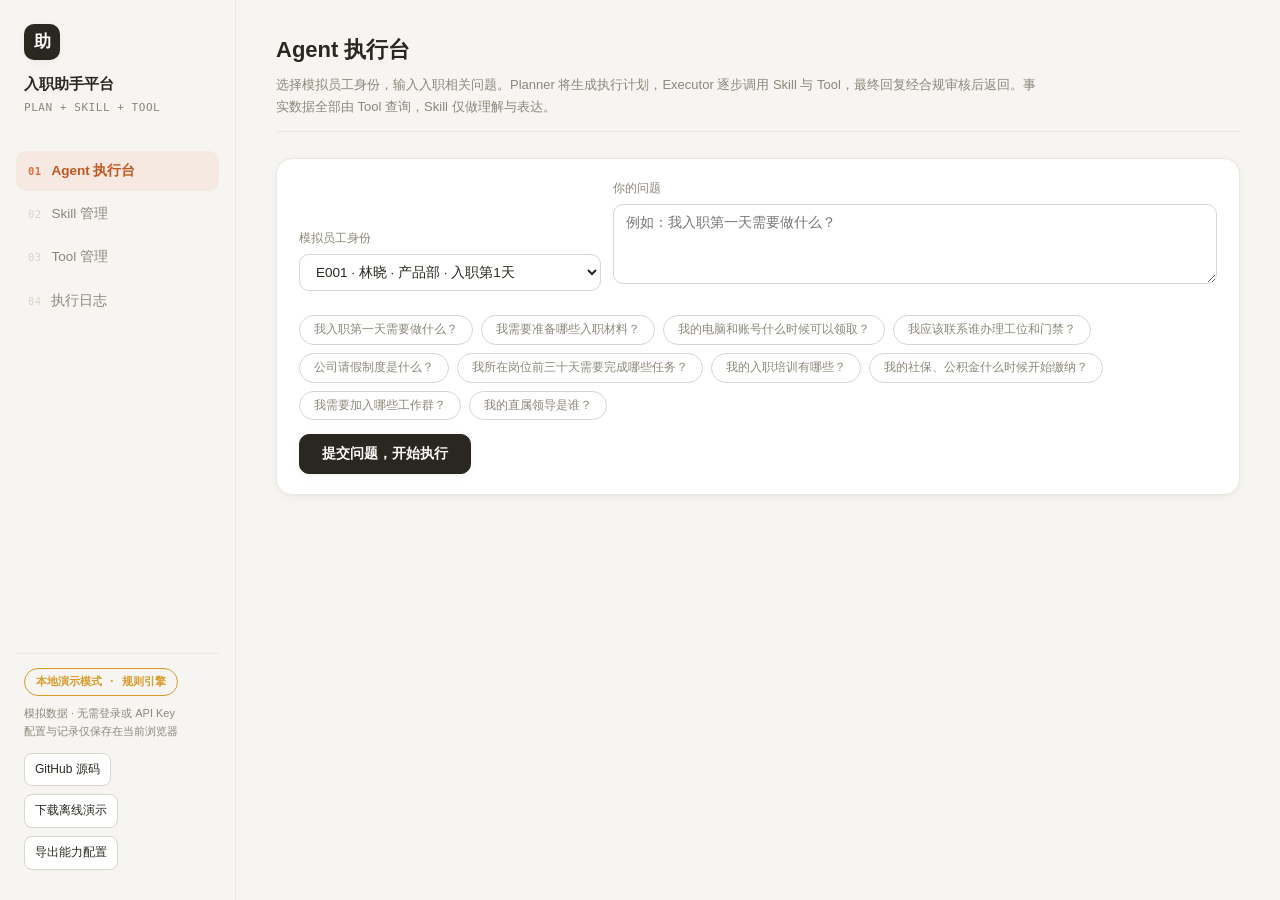
<file: docs/index.html>
<!DOCTYPE html>
<html lang="zh-CN">
<head>
<meta charset="UTF-8" />
<meta name="viewport" content="width=device-width, initial-scale=1.0" />
<title>企业入职助手 · Plan + Skill 可配置执行平台（单文件演示版）</title>
<meta name="description" content="企业入职助手产品原型：体验任务指引、制度问答、技能配置、执行轨迹与流程导出。纯静态规则演示，无需登录或 API Key。" />
<meta http-equiv="Content-Security-Policy" content="default-src 'none'; script-src 'unsafe-inline'; style-src 'unsafe-inline'; img-src data:; connect-src 'none'; object-src 'none'; base-uri 'none'; form-action 'none'" />
<link rel="icon" href="data:image/svg+xml,%3Csvg xmlns='http://www.w3.org/2000/svg' viewBox='0 0 64 64'%3E%3Crect width='64' height='64' rx='16' fill='%2329271f'/%3E%3Ctext x='32' y='44' text-anchor='middle' font-size='40' fill='white'%3E助%3C/text%3E%3C/svg%3E" />
<style>
:root {
  --bg: #f6f5f2; --panel: #ffffff; --panel-2: #faf9f6;
  --border: #eae8e2; --border-strong: #d8d5cc;
  --text: #29271f; --text-dim: #8b8779;
  --accent: #e0703a; --accent-deep: #c2561f; --accent-soft: rgba(224,112,58,.09);
  --ok: #3a9e5c; --warn: #d99a2b; --danger: #d9534f;
  --radius-s: 8px; --radius: 12px; --radius-l: 16px;
  --shadow-s: 0 1px 2px rgba(41,39,31,.04), 0 2px 10px rgba(41,39,31,.04);
  --shadow-m: 0 2px 6px rgba(41,39,31,.05), 0 16px 40px rgba(41,39,31,.08);
  --ease: cubic-bezier(.4,0,.2,1);
  --mono: "JetBrains Mono", "Cascadia Code", Consolas, monospace;
}
* { box-sizing: border-box; margin: 0; padding: 0; }
html { scroll-behavior: smooth; }
body { background: var(--bg); color: var(--text); font-family: "PingFang SC","Microsoft YaHei","Segoe UI",sans-serif; font-size: 14px; line-height: 1.65; }
.layout { display: flex; min-height: 100vh; }
.page-enter { animation: pageIn .3s var(--ease); }
@keyframes pageIn { from { opacity: 0; transform: translateY(8px); } to { opacity: 1; transform: none; } }
.sidebar { width: 236px; flex-shrink: 0; background: var(--bg); border-right: 1px solid var(--border); display: flex; flex-direction: column; padding: 24px 16px 18px; position: sticky; top: 0; height: 100vh; }
.brand { padding: 0 8px 20px; }
.brand-icon { width: 36px; height: 36px; background: var(--text); color: #fff; font-weight: 700; font-size: 17px; display: flex; align-items: center; justify-content: center; border-radius: 10px; margin-bottom: 12px; box-shadow: var(--shadow-s); }
.brand-title { font-weight: 700; font-size: 15px; }
.brand-sub { font-size: 11px; color: var(--text-dim); font-family: var(--mono); margin-top: 2px; letter-spacing: .05em; }
.nav { display: flex; flex-direction: column; gap: 3px; margin-top: 14px; }
.nav a { color: var(--text-dim); text-decoration: none; padding: 9px 12px; font-size: 13.5px; display: flex; align-items: baseline; gap: 10px; border-radius: 10px; transition: color .18s var(--ease), background .18s var(--ease); }
.nav a:hover { color: var(--text); background: var(--panel-2); }
.nav a.active { color: var(--accent-deep); font-weight: 600; background: var(--accent-soft); }
.nav-ico { font-family: var(--mono); font-size: 10.5px; color: var(--border-strong); letter-spacing: .04em; }
.nav a.active .nav-ico { color: var(--accent); }
.sidebar-footer { margin-top: auto; padding: 14px 8px 0; border-top: 1px solid var(--border); }
.mock-badge { display: inline-block; padding: 4px 11px; border-radius: 999px; font-size: 11px; font-weight: 600; margin-bottom: 8px; font-family: var(--mono); color: var(--warn); border: 1px solid var(--warn); }
.sidebar-tip { font-size: 11px; color: var(--text-dim); }
.portfolio-actions { display: flex; flex-wrap: wrap; gap: 8px; margin: 12px 0; }
.portfolio-actions a, .portfolio-actions button { font: inherit; font-size: 12px; padding: 6px 10px; border: 1px solid var(--border-strong); border-radius: 8px; background: var(--panel); color: var(--text); cursor: pointer; }
.portfolio-actions a:focus-visible, .portfolio-actions button:focus-visible { outline: 2px solid var(--accent); outline-offset: 3px; }
.main { flex: 1; min-width: 0; padding: 32px 40px; max-width: 1220px; }
.page-head { margin-bottom: 26px; padding-bottom: 14px; border-bottom: 1px solid var(--border); }
.page-title { font-size: 22px; font-weight: 700; }
.page-desc { color: var(--text-dim); font-size: 13px; margin-top: 6px; max-width: 760px; }
.card { background: var(--panel); border: 1px solid var(--border); border-radius: var(--radius-l); padding: 20px 22px; margin-bottom: 18px; box-shadow: var(--shadow-s); overflow: hidden; }
.card h3 { font-size: 13.5px; font-weight: 700; margin-bottom: 14px; display: flex; align-items: center; gap: 9px; }
.card h3::before { content: ""; width: 4px; height: 15px; flex-shrink: 0; background: var(--accent); border-radius: 3px; opacity: .85; }
.card h3 .cnt { font-size: 11.5px; color: var(--text-dim); font-weight: 400; font-family: var(--mono); }
select, textarea, input[type="text"], input[type="number"] { width: 100%; background: var(--panel); color: var(--text); border: 1px solid var(--border-strong); border-radius: 10px; padding: 9px 12px; font-size: 13.5px; outline: none; font-family: inherit; transition: border-color .18s var(--ease), box-shadow .18s var(--ease); }
textarea { resize: vertical; min-height: 80px; }
textarea.mono, input.mono { font-family: var(--mono); font-size: 12.5px; }
select:focus, textarea:focus, input:focus { border-color: var(--accent); box-shadow: 0 0 0 3px var(--accent-soft); }
label.fld { display: block; margin-bottom: 12px; }
label.fld > span { display: block; font-size: 12px; color: var(--text-dim); margin-bottom: 5px; }
.row { display: flex; gap: 12px; } .row > * { flex: 1; }
button.btn { background: var(--text); color: #fff; border: 1px solid var(--text); padding: 10px 22px; border-radius: 10px; font-size: 13.5px; cursor: pointer; font-weight: 600; box-shadow: var(--shadow-s); transition: transform .18s var(--ease), box-shadow .18s var(--ease), opacity .18s var(--ease); }
button.btn:hover { transform: translateY(-1px); box-shadow: var(--shadow-m); }
button.btn:active { transform: translateY(0); }
button.btn:disabled { opacity: .4; cursor: not-allowed; transform: none; box-shadow: none; }
button.btn.ghost { background: var(--panel); border: 1px solid var(--border-strong); color: var(--text-dim); font-weight: 400; box-shadow: none; }
button.btn.ghost:hover { color: var(--text); border-color: var(--text); transform: none; box-shadow: none; }
button.btn.small { padding: 5px 13px; font-size: 12px; border-radius: 8px; }
.chips { display: flex; flex-wrap: wrap; gap: 8px; margin-top: 12px; }
.chip { background: var(--panel); border: 1px solid var(--border-strong); color: var(--text-dim); border-radius: 999px; padding: 4px 14px; font-size: 12px; cursor: pointer; transition: all .18s var(--ease); }
.chip:hover { color: var(--accent-deep); border-color: var(--accent); background: var(--accent-soft); transform: translateY(-1px); }
.badge { display: inline-block; padding: 2px 10px; border-radius: 999px; font-size: 11px; font-weight: 600; white-space: nowrap; border: 1px solid transparent; line-height: 1.7; }
.badge.tool { color: var(--accent-deep); border-color: var(--accent); background: var(--accent-soft); font-family: var(--mono); }
.badge.skill { color: var(--text); border-color: var(--border-strong); font-family: var(--mono); }
.badge.code { color: var(--text-dim); border-color: var(--border); font-family: var(--mono); }
.badge.p0 { color: var(--danger); border-color: var(--danger); background: rgba(217,83,79,.07); }
.badge.p1 { color: var(--warn); border-color: var(--warn); background: rgba(217,154,43,.08); }
.badge.p2 { color: var(--text-dim); border-color: var(--border); }
.badge.ok { color: var(--ok); border-color: var(--ok); background: rgba(58,158,92,.07); }
.badge.fail { color: var(--danger); border-color: var(--danger); background: rgba(217,83,79,.07); }
.badge.warn { color: var(--warn); border-color: var(--warn); background: rgba(217,154,43,.08); }
.badge.dim { color: var(--text-dim); border-color: var(--border); }
.badge.on { color: var(--ok); border-color: var(--ok); background: rgba(58,158,92,.07); }
.badge.off { color: var(--text-dim); border-color: var(--border); }
pre.json { background: var(--panel-2); border: 1px solid var(--border); border-radius: 10px; padding: 12px 14px; font-family: var(--mono); font-size: 12px; line-height: 1.6; overflow: auto; max-height: 340px; color: #4a463c; white-space: pre-wrap; word-break: break-word; }
.meta-line { display: flex; flex-wrap: wrap; gap: 8px 18px; margin-bottom: 18px; font-size: 11.5px; color: var(--text-dim); align-items: center; font-family: var(--mono); }
.emp-grid { display: grid; grid-template-columns: repeat(auto-fill, minmax(210px, 1fr)); gap: 8px 22px; font-size: 13px; }
.emp-grid .k { color: var(--text-dim); margin-right: 6px; }
.step-card { background: var(--panel); border: 1px solid var(--border); border-radius: var(--radius); margin-bottom: 10px; overflow: hidden; box-shadow: var(--shadow-s); transition: box-shadow .18s var(--ease); }
.step-card:hover { box-shadow: 0 1px 2px rgba(41,39,31,.04), 0 4px 18px rgba(41,39,31,.06); }
.step-head { display: flex; align-items: center; gap: 10px; padding: 10px 14px; cursor: pointer; user-select: none; transition: background .18s var(--ease); }
.step-head:hover { background: var(--panel-2); }
.step-head .sid { font-family: var(--mono); font-size: 11.5px; color: var(--accent); width: 32px; font-weight: 600; }
.step-head .sname { font-weight: 600; font-size: 13.5px; }
.step-head .target { font-family: var(--mono); font-size: 11px; color: var(--text-dim); }
.step-head .right { margin-left: auto; display: flex; gap: 8px; align-items: center; font-size: 11px; color: var(--text-dim); font-family: var(--mono); }
.step-body { border-top: 1px solid var(--border); padding: 12px 14px; background: var(--panel-2); }
.step-purpose { font-size: 12.5px; color: var(--text-dim); margin-bottom: 9px; }
.io-label { font-size: 11px; color: var(--text-dim); margin: 9px 0 5px; font-weight: 600; font-family: var(--mono); }
details.io summary { cursor: pointer; font-size: 11px; color: var(--text-dim); font-weight: 600; outline: none; font-family: var(--mono); }
details.io[open] summary { margin-bottom: 6px; }
.step-error { color: var(--danger); font-size: 12.5px; margin-top: 8px; }
.reply-box { background: var(--panel-2); border: 1px solid var(--border); border-radius: var(--radius); padding: 16px 18px; white-space: pre-wrap; font-size: 14px; color: #33301f; }
.risk-grid { display: grid; grid-template-columns: 130px 1fr; gap: 7px 14px; font-size: 13px; }
.risk-grid .k { color: var(--text-dim); }
ul.plain { padding-left: 18px; } ul.plain li { margin: 3px 0; }
table.tbl { width: 100%; border-collapse: collapse; font-size: 13px; }
table.tbl th { text-align: left; color: var(--text-dim); font-weight: 600; font-size: 11px; padding: 8px 10px; border-bottom: 1px solid var(--border-strong); font-family: var(--mono); }
table.tbl td { padding: 10px; border-bottom: 1px solid var(--border); vertical-align: middle; }
table.tbl tr:last-child td { border-bottom: none; }
table.tbl tr.click { cursor: pointer; } table.tbl tr.click:hover td { background: var(--panel-2); }
.table-scroll { max-width: 100%; overflow-x: auto; overscroll-behavior-x: contain; }
.table-scroll:focus-visible { outline: 2px solid var(--accent); outline-offset: -2px; }
.cap-list { display: grid; grid-template-columns: 1fr 1fr; gap: 6px 26px; }
.cap-item { font-size: 12.5px; color: var(--text-dim); padding: 5px 0; border-bottom: 1px dashed var(--border); }
.cap-item b { color: var(--text); font-weight: 600; margin-right: 6px; }
.switch { position: relative; width: 36px; height: 20px; background: var(--border-strong); border-radius: 999px; cursor: pointer; transition: background .2s var(--ease); flex-shrink: 0; display: inline-block; vertical-align: middle; }
.switch::after { content: ""; position: absolute; top: 2px; left: 2px; width: 16px; height: 16px; border-radius: 50%; background: #fff; box-shadow: 0 1px 3px rgba(41,39,31,.25); transition: left .2s var(--ease); }
.switch.on { background: var(--accent); } .switch.on::after { left: 18px; }
.prompt-pre { background: var(--panel-2); border: 1px solid var(--border); border-radius: 10px; padding: 12px 14px; font-family: var(--mono); font-size: 12px; max-height: 260px; overflow: auto; white-space: pre-wrap; color: #4a463c; margin-top: 6px; }
.actions { display: flex; gap: 6px; flex-wrap: wrap; }
.toast { position: fixed; top: 24px; left: 50%; transform: translateX(-50%) translateY(-90px); background: var(--text); color: #fff; padding: 10px 24px; border-radius: 999px; font-size: 13px; box-shadow: var(--shadow-m); transition: transform .3s var(--ease); z-index: 999; }
.toast.show { transform: translateX(-50%) translateY(0); }
.toast.err { background: var(--danger); }
.empty { color: var(--text-dim); text-align: center; padding: 40px 0; font-size: 13px; }
.spin { display: inline-block; width: 12px; height: 12px; border: 2px solid var(--border-strong); border-top-color: var(--accent); border-radius: 50%; animation: sp .7s linear infinite; vertical-align: -2px; }
@keyframes sp { to { transform: rotate(360deg); } }
.back-link { color: var(--text-dim); text-decoration: none; font-size: 12.5px; font-family: var(--mono); transition: color .18s var(--ease); }
.back-link:hover { color: var(--accent-deep); }
a { color: var(--accent-deep); text-decoration: none; }
a:hover { color: var(--accent); }
@media (max-width: 800px) {
  .layout { flex-direction: column; }
  .sidebar { width: 100%; height: auto; position: static; padding: 16px 14px 12px; border-right: 0; border-bottom: 1px solid var(--border); }
  .brand { display: flex; align-items: center; gap: 10px; padding: 0; }
  .brand-icon { margin-bottom: 0; }
  .nav { display: grid; grid-template-columns: repeat(4, minmax(0, 1fr)); gap: 4px; margin-top: 14px; }
  .nav a { justify-content: center; gap: 0; min-height: 44px; padding: 10px 2px; font-size: 12px; white-space: nowrap; }
  .nav-ico { display: none; }
  .sidebar-footer { display: flex; align-items: center; flex-wrap: wrap; gap: 6px 12px; margin-top: 0; padding: 12px 0 0; border-top: 0; }
  .mock-badge { margin-bottom: 0; font-size: 10px; }
  .sidebar-tip { font-size: 10px; }
  .main { width: 100%; max-width: none; padding: 20px 14px; overflow-wrap: anywhere; }
  .page-head { margin-bottom: 18px; }
  .page-title { font-size: 20px; }
  .card { padding: 16px 14px; margin-bottom: 14px; }
  .card h3 { flex-wrap: wrap; gap: 6px; }
  .row { flex-direction: column; gap: 0; }
  .row > * { flex: none !important; width: 100%; max-width: none !important; }
  select, textarea, input[type="text"], input[type="number"] { font-size: 16px; min-height: 44px; }
  textarea.mono, input.mono { font-size: 16px; }
  #question { min-height: 112px; }
  button.btn { min-height: 44px; }
  .agent-form { display: flex; flex-direction: column; }
  .agent-form .chips { order: 1; }
  .agent-submit .btn { width: 100%; }
  #run-state { display: block; margin: 8px 0 0 !important; }
  .chip { padding: 8px 10px; border-radius: 10px; }
  .emp-grid, .cap-list { grid-template-columns: minmax(0, 1fr); }
  .risk-grid { grid-template-columns: 80px minmax(0, 1fr); }
  .step-head { flex-wrap: wrap; gap: 6px; }
  .step-head .target { flex-basis: 100%; }
  .step-head .right { margin-left: 0; flex-wrap: wrap; }
  .table-scroll table.tbl { min-width: 720px; }
  .reply-box { padding: 14px 12px; }
  .toast { top: 12px; width: max-content; max-width: calc(100vw - 28px); padding: 12px 16px; text-align: center; }
}
</style>
</head>
<body>
<div class="layout">
  <aside class="sidebar">
    <div class="brand">
      <div class="brand-icon">助</div>
      <div>
        <div class="brand-title">入职助手平台</div>
        <div class="brand-sub">PLAN + SKILL + TOOL</div>
      </div>
    </div>
    <nav class="nav" id="nav">
      <a href="#/" data-nav="agent"><span class="nav-ico">01</span> Agent 执行台</a>
      <a href="#/skills" data-nav="skills"><span class="nav-ico">02</span> Skill 管理</a>
      <a href="#/tools" data-nav="tools"><span class="nav-ico">03</span> Tool 管理</a>
      <a href="#/logs" data-nav="logs"><span class="nav-ico">04</span> 执行日志</a>
    </nav>
    <div class="sidebar-footer">
      <div class="mock-badge">本地演示模式 · 规则引擎</div>
      <div class="sidebar-tip">模拟数据 · 无需登录或 API Key<br />配置与记录仅保存在当前浏览器</div>
      <div class="portfolio-actions">
        <a href="https://github.com/2NOTT/onboarding-agent" target="_blank" rel="noopener noreferrer">GitHub 源码</a>
        <a href="./onboarding-demo.html" download="onboarding-demo.html">下载离线演示</a>
        <button type="button" id="export-config">导出能力配置</button>
      </div>
    </div>
  </aside>
  <main class="main" id="view"></main>
</div>
<div id="toast" class="toast"></div>

<script>
"use strict";
/* ============================================================
 * 企业入职助手 · Plan + Skill 可配置执行平台 —— 单文件离线演示版
 * 说明：本地演示 Planner / Executor / 7 Tool / 6 Skill
 * 规则引擎 / 风控闭环），数据内嵌，配置与日志持久化到 localStorage。
 * 双击本文件即可在浏览器中离线演示全部功能，无需任何服务。
 * ============================================================ */

/* ============ 1. 模拟数据（对应后端 data/*.json） ============ */
const DB = {
  employees: [
    { employee_id:"E001", name:"林晓", department:"产品部", position:"AI产品经理", hire_date:"2026-10-05", onboarding_stage:"day_1", manager:"马晓东", hr_contact:"李秀娟", email:"linxiao@company.com", phone:"138****1001", account_status:"已开通", device_status:"已领取", access_status:"已开通", completed_tasks:["T006","T005"], pending_tasks:["T001","T002","T003","T004","T007","T008","T009","T031","T033"] },
    { employee_id:"E002", name:"陈亦凡", department:"研发部", position:"后端工程师", hire_date:"2026-09-28", onboarding_stage:"week_1", manager:"高志强", hr_contact:"陈国栋", email:"chenyifan@company.com", phone:"139****1002", account_status:"已开通", device_status:"已领取", access_status:"已开通", completed_tasks:["T001","T002","T003","T005","T006","T014","T019","T031","T033"], pending_tasks:["T004","T007","T008","T009","T010","T011","T012","T013","T022","T034","T035"] },
    { employee_id:"E003", name:"李慕青", department:"销售部", position:"大客户销售", hire_date:"2026-09-14", onboarding_stage:"month_1", manager:"郑海峰", hr_contact:"周敏", email:"limuqing@company.com", phone:"137****1003", account_status:"已开通", device_status:"已领取", access_status:"已开通", completed_tasks:["T001","T002","T003","T004","T005","T006","T007","T008","T009","T010","T012","T013","T014","T019","T022","T031","T033"], pending_tasks:["T015","T016","T017","T018","T020","T023","T026","T027","T028","T036"] },
    { employee_id:"E004", name:"王思远", department:"研发部", position:"前端工程师", hire_date:"2026-09-07", onboarding_stage:"month_1", manager:"高志强", hr_contact:"陈国栋", email:"wangsiyuan@company.com", phone:"136****1004", account_status:"已开通", device_status:"已领取", access_status:"已开通", completed_tasks:["T001","T002","T003","T004","T005","T006","T007","T008","T009","T010","T011","T012","T013","T014","T019","T022","T031","T033","T034"], pending_tasks:["T015","T016","T017","T018","T020","T026","T027","T028","T036"] },
    { employee_id:"E005", name:"赵佳宁", department:"设计部", position:"UI设计师", hire_date:"2026-10-08", onboarding_stage:"day_1", manager:"宋雨薇", hr_contact:"李秀娟", email:"zhaojianing@company.com", phone:"135****1005", account_status:"开通中", device_status:"未领取", access_status:"未开通", completed_tasks:["T006"], pending_tasks:["T001","T002","T003","T004","T005","T007","T008","T009","T025","T031","T033"] },
    { employee_id:"E006", name:"孙皓然", department:"市场部", position:"市场专员", hire_date:"2026-08-24", onboarding_stage:"probation", manager:"王丽娜", hr_contact:"周敏", email:"sunhaoran@company.com", phone:"134****1006", account_status:"已开通", device_status:"已领取", access_status:"已开通", completed_tasks:["T001","T002","T003","T004","T005","T006","T007","T008","T009","T010","T011","T012","T013","T014","T015","T016","T017","T018","T019","T022","T023","T026","T027","T028","T031","T033","T034","T036"], pending_tasks:["T020","T021","T024","T029","T030","T032"] },
    { employee_id:"E007", name:"郑雨桐", department:"运营部", position:"用户运营", hire_date:"2026-09-21", onboarding_stage:"week_1", manager:"罗志明", hr_contact:"周敏", email:"zhengyutong@company.com", phone:"133****1007", account_status:"已开通", device_status:"已领取", access_status:"已开通", completed_tasks:["T001","T002","T003","T005","T006","T008","T009","T031"], pending_tasks:["T004","T007","T010","T012","T013","T014","T019","T033","T035"] },
    { employee_id:"E008", name:"张一辰", department:"财务部", position:"财务专员", hire_date:"2026-09-01", onboarding_stage:"probation", manager:"陈国栋", hr_contact:"陈国栋", email:"zhangyichen@company.com", phone:"132****1008", account_status:"已开通", device_status:"已领取", access_status:"已开通", completed_tasks:["T001","T002","T003","T004","T005","T006","T007","T008","T009","T010","T012","T013","T014","T019","T022","T031","T033"], pending_tasks:["T016","T017","T018","T020","T024","T026","T027","T028","T029","T030"] },
    { employee_id:"E009", name:"刘子墨", department:"人事部", position:"HRBP", hire_date:"2026-08-17", onboarding_stage:"probation", manager:"陈国栋", hr_contact:"陈国栋", email:"liuzimo@company.com", phone:"131****1009", account_status:"已开通", device_status:"已领取", access_status:"已开通", completed_tasks:["T001","T002","T003","T004","T005","T006","T007","T008","T009","T010","T012","T013","T014","T015","T016","T017","T018","T019","T022","T026","T027","T028","T031","T033","T036"], pending_tasks:["T020","T021","T023","T024","T029","T030","T032"] },
    { employee_id:"E010", name:"吴思琪", department:"产品部", position:"产品运营", hire_date:"2026-10-11", onboarding_stage:"day_1", manager:"马晓东", hr_contact:"李秀娟", email:"wusiqi@company.com", phone:"130****1010", account_status:"未开通", device_status:"未领取", access_status:"未开通", completed_tasks:[], pending_tasks:["T001","T002","T003","T004","T005","T006","T007","T008","T009","T025","T031","T033"] }
  ],
  tasks: [
    { task_id:"T001", task_name:"领取办公电脑并完成设备签收", category:"设备", stage:"day_1", applicable:{departments:[],positions:[]}, priority:"P0", required:true, recommended_time:"入职当天上午", deadline_days:0, dependency_tasks:[], owner:"IT服务台", description:"携带入职通知到 IT 服务台领取办公电脑，核对设备编号并完成签收登记。" },
    { task_id:"T002", task_name:"激活企业邮箱与IM账号", category:"账号", stage:"day_1", applicable:{departments:[],positions:[]}, priority:"P0", required:true, recommended_time:"入职当天", deadline_days:1, dependency_tasks:["T001"], owner:"IT服务台", description:"使用工号首次登录企业邮箱与 IM，完成密码修改与双因子认证。" },
    { task_id:"T003", task_name:"办理工牌与门禁权限", category:"门禁", stage:"day_1", applicable:{departments:[],positions:[]}, priority:"P0", required:true, recommended_time:"入职当天上午", deadline_days:1, dependency_tasks:[], owner:"行政前台", description:"到行政前台拍摄工牌照片、领取工牌，并同步开通办公区门禁权限。" },
    { task_id:"T004", task_name:"确认工位与办公用品领取", category:"工位", stage:"day_1", applicable:{departments:[],positions:[]}, priority:"P1", required:true, recommended_time:"入职当天下午", deadline_days:1, dependency_tasks:[], owner:"行政前台", description:"确认工位位置，领取办公用品与设备外设。" },
    { task_id:"T005", task_name:"提交个人入职材料", category:"材料", stage:"day_1", applicable:{departments:[],positions:[]}, priority:"P0", required:true, recommended_time:"入职3天内", deadline_days:3, dependency_tasks:[], owner:"HR对接人", description:"在 HRIS 提交身份证、学历证明、银行卡照片与体检报告等入职材料。" },
    { task_id:"T006", task_name:"签署劳动合同与保密协议", category:"合规", stage:"day_1", applicable:{departments:[],positions:[]}, priority:"P0", required:true, recommended_time:"入职当天", deadline_days:2, dependency_tasks:[], owner:"HR对接人", description:"线下或电子签方式签署劳动合同、保密与竞业协议。" },
    { task_id:"T007", task_name:"阅读员工手册并完成入职测验", category:"制度", stage:"day_1", applicable:{departments:[],positions:[]}, priority:"P1", required:true, recommended_time:"入职3天内", deadline_days:3, dependency_tasks:[], owner:"HR对接人", description:"阅读员工手册并在学习平台完成入职测验（80分合格）。" },
    { task_id:"T008", task_name:"加入部门工作群与全员群", category:"沟通", stage:"day_1", applicable:{departments:[],positions:[]}, priority:"P1", required:true, recommended_time:"入职当天", deadline_days:1, dependency_tasks:["T002"], owner:"直属领导", description:"由直属领导拉入部门群、项目群与公司全员群。" },
    { task_id:"T009", task_name:"与直属领导进行首次沟通", category:"沟通", stage:"day_1", applicable:{departments:[],positions:[]}, priority:"P1", required:true, recommended_time:"入职2天内", deadline_days:2, dependency_tasks:[], owner:"直属领导", description:"与直属领导确认岗位职责、试用期目标与协作方式。" },
    { task_id:"T010", task_name:"完成信息安全培训", category:"培训", stage:"week_1", applicable:{departments:[],positions:[]}, priority:"P0", required:true, recommended_time:"入职第1周", deadline_days:5, dependency_tasks:["T002"], owner:"培训负责人", description:"线上完成信息安全意识课程与考试，成绩计入合规档案。" },
    { task_id:"T011", task_name:"配置开发/办公环境", category:"设备", stage:"week_1", applicable:{departments:["研发部","设计部"],positions:[]}, priority:"P1", required:true, recommended_time:"入职第1周", deadline_days:5, dependency_tasks:["T001","T002"], owner:"IT服务台", description:"安装配置开发工具、设计软件与代码仓库权限。" },
    { task_id:"T012", task_name:"完成企业文化培训", category:"培训", stage:"week_1", applicable:{departments:[],positions:[]}, priority:"P1", required:true, recommended_time:"入职第1周", deadline_days:7, dependency_tasks:[], owner:"培训负责人", description:"参加企业文化之旅课程，了解公司使命、价值观与组织架构。" },
    { task_id:"T013", task_name:"社保公积金信息登记", category:"薪酬福利", stage:"week_1", applicable:{departments:[],positions:[]}, priority:"P0", required:true, recommended_time:"入职5天内", deadline_days:5, dependency_tasks:["T005"], owner:"HR对接人", description:"在 HRIS 填写社保参保证明与公积金账号信息，用于当月增员。" },
    { task_id:"T014", task_name:"开通OA/HRIS系统权限", category:"账号", stage:"week_1", applicable:{departments:[],positions:[]}, priority:"P1", required:true, recommended_time:"入职3天内", deadline_days:3, dependency_tasks:["T002"], owner:"IT服务台", description:"开通 OA 审批、HRIS 自助、报销系统等常用系统权限。" },
    { task_id:"T015", task_name:"参加部门业务介绍会", category:"培训", stage:"week_1", applicable:{departments:[],positions:[]}, priority:"P2", required:false, recommended_time:"入职第1周", deadline_days:7, dependency_tasks:[], owner:"直属领导", description:"由部门负责人介绍业务版图、核心指标与协作流程。" },
    { task_id:"T016", task_name:"制定30-60-90天工作计划", category:"目标", stage:"month_1", applicable:{departments:[],positions:[]}, priority:"P1", required:true, recommended_time:"入职第2周", deadline_days:14, dependency_tasks:["T009"], owner:"直属领导", description:"与直属领导共同制定入职前90天分阶段工作计划。" },
    { task_id:"T017", task_name:"完成岗位基础培训", category:"培训", stage:"month_1", applicable:{departments:[],positions:[]}, priority:"P1", required:true, recommended_time:"入职第1个月内", deadline_days:20, dependency_tasks:[], owner:"培训负责人", description:"完成岗位技能路径中的基础必修课程。" },
    { task_id:"T018", task_name:"完成试用期目标确认", category:"目标", stage:"month_1", applicable:{departments:[],positions:[]}, priority:"P0", required:true, recommended_time:"入职30天内", deadline_days:30, dependency_tasks:["T016"], owner:"直属领导", description:"试用期目标经本人与直属领导双签确认，进入试用期考核。" },
    { task_id:"T019", task_name:"考勤打卡设置确认", category:"考勤", stage:"week_1", applicable:{departments:[],positions:[]}, priority:"P2", required:false, recommended_time:"入职3天内", deadline_days:3, dependency_tasks:["T003"], owner:"行政前台", description:"确认考勤打卡设备与人脸信息已录入，测试打卡正常。" },
    { task_id:"T020", task_name:"报销流程学习与首次报销登记", category:"财务", stage:"month_1", applicable:{departments:[],positions:[]}, priority:"P2", required:false, recommended_time:"入职第1个月内", deadline_days:20, dependency_tasks:["T014"], owner:"财务报销负责人", description:"学习报销制度并完成报销系统首次绑定与测试登记。" },
    { task_id:"T021", task_name:"信息安全合规年度签署", category:"合规", stage:"probation", applicable:{departments:[],positions:[]}, priority:"P1", required:true, recommended_time:"试用期", deadline_days:60, dependency_tasks:["T010"], owner:"信息安全负责人", description:"阅读信息安全制度并签署年度合规确认书。" },
    { task_id:"T022", task_name:"导师结对确认", category:"沟通", stage:"week_1", applicable:{departments:[],positions:[]}, priority:"P2", required:false, recommended_time:"入职第1周", deadline_days:7, dependency_tasks:["T009"], owner:"直属领导", description:"确认入职导师并完成首次结对沟通。" },
    { task_id:"T023", task_name:"部门轮岗与跨组介绍", category:"培训", stage:"month_1", applicable:{departments:["产品部","运营部","市场部"],positions:[]}, priority:"P2", required:false, recommended_time:"入职第1个月内", deadline_days:30, dependency_tasks:["T015"], owner:"直属领导", description:"到协作部门进行半天轮岗介绍，了解上下游协作界面。" },
    { task_id:"T024", task_name:"绩效考核系统激活", category:"目标", stage:"probation", applicable:{departments:[],positions:[]}, priority:"P1", required:true, recommended_time:"试用期第2个月", deadline_days:45, dependency_tasks:["T018"], owner:"HR对接人", description:"激活绩效考核账号，确认试用期考核指标已同步。" },
    { task_id:"T025", task_name:"领取办公用品与设备外设", category:"设备", stage:"day_1", applicable:{departments:[],positions:[]}, priority:"P2", required:false, recommended_time:"入职当天", deadline_days:1, dependency_tasks:[], owner:"行政前台", description:"领取显示器支架、键鼠等外设与常用办公用品。" },
    { task_id:"T026", task_name:"完成新员工满意度调研", category:"沟通", stage:"month_1", applicable:{departments:[],positions:[]}, priority:"P2", required:false, recommended_time:"入职第4周", deadline_days:25, dependency_tasks:[], owner:"HR对接人", description:"匿名填写入职体验调研，帮助改进入职流程。" },
    { task_id:"T027", task_name:"技能矩阵自评填写", category:"目标", stage:"month_1", applicable:{departments:[],positions:[]}, priority:"P2", required:false, recommended_time:"入职第3周", deadline_days:21, dependency_tasks:[], owner:"直属领导", description:"在技能矩阵中完成岗位技能自评，用于制定培养计划。" },
    { task_id:"T028", task_name:"参加公司全员大会", category:"沟通", stage:"month_1", applicable:{departments:[],positions:[]}, priority:"P2", required:false, recommended_time:"入职第1个月内", deadline_days:30, dependency_tasks:[], owner:"行政前台", description:"参加月度全员大会，了解公司经营动态。" },
    { task_id:"T029", task_name:"试用期中期回顾", category:"目标", stage:"probation", applicable:{departments:[],positions:[]}, priority:"P1", required:true, recommended_time:"试用期第2个月", deadline_days:45, dependency_tasks:["T018"], owner:"直属领导", description:"与直属领导进行试用期中期回顾，校准目标与表现。" },
    { task_id:"T030", task_name:"试用期转正答辩准备", category:"目标", stage:"probation", applicable:{departments:[],positions:[]}, priority:"P0", required:true, recommended_time:"试用期结束前", deadline_days:80, dependency_tasks:["T018","T029"], owner:"直属领导", description:"整理试用期成果并准备转正答辩材料。" },
    { task_id:"T031", task_name:"阅读信息安全制度并签署确认书", category:"合规", stage:"week_1", applicable:{departments:[],positions:[]}, priority:"P0", required:true, recommended_time:"入职5天内", deadline_days:5, dependency_tasks:[], owner:"信息安全负责人", description:"阅读信息安全管理制度，签署合规确认书并归档。" },
    { task_id:"T032", task_name:"差旅政策学习与预订账号开通", category:"财务", stage:"month_1", applicable:{departments:["销售部","市场部","研发部"],positions:[]}, priority:"P2", required:false, recommended_time:"入职第1个月内", deadline_days:20, dependency_tasks:["T014"], owner:"行政前台", description:"学习差旅政策并开通商旅平台预订账号。" },
    { task_id:"T033", task_name:"员工自助系统信息核对", category:"账号", stage:"week_1", applicable:{departments:[],positions:[]}, priority:"P1", required:true, recommended_time:"入职4天内", deadline_days:4, dependency_tasks:["T014"], owner:"HR对接人", description:"在 HRIS 自助端核对个人信息、紧急联系人与银行账户。" },
    { task_id:"T034", task_name:"团队协作工具配置", category:"账号", stage:"week_1", applicable:{departments:[],positions:[]}, priority:"P1", required:true, recommended_time:"入职5天内", deadline_days:5, dependency_tasks:["T002"], owner:"IT服务台", description:"配置项目看板、文档空间与代码仓库等协作工具。" },
    { task_id:"T035", task_name:"参加新人导师见面会", category:"沟通", stage:"week_1", applicable:{departments:[],positions:[]}, priority:"P2", required:false, recommended_time:"入职第1周", deadline_days:7, dependency_tasks:["T022"], owner:"培训负责人", description:"参加导师与新人的集中见面会。" },
    { task_id:"T036", task_name:"完成健康体检报告提交", category:"材料", stage:"month_1", applicable:{departments:[],positions:[]}, priority:"P2", required:false, recommended_time:"入职第1个月内", deadline_days:30, dependency_tasks:["T005"], owner:"HR对接人", description:"提交入职体检报告原件扫描件。" }
  ],
  contacts: [
    { contact_id:"C001", name:"王建成", title:"IT服务台负责人", role:"it", department:"信息技术部", email:"it.service@company.com", phone:"010-8888 6001", available_departments:[], is_public:true },
    { contact_id:"C002", name:"李秀娟", title:"人事专员", role:"hr", department:"人事部", email:"hr.li@company.com", phone:"010-8888 6002", available_departments:["产品部","设计部"], is_public:true },
    { contact_id:"C003", name:"周敏", title:"HRBP", role:"hr", department:"人事部", email:"hr.zhou@company.com", phone:"010-8888 6003", available_departments:["销售部","市场部","运营部"], is_public:true },
    { contact_id:"C004", name:"陈国栋", title:"HR高级经理", role:"hr", department:"人事部", email:"hrchen@company.com", phone:"010-8888 6004", available_departments:["研发部","财务部","人事部"], is_public:true },
    { contact_id:"C005", name:"刘畅", title:"行政前台", role:"admin", department:"行政部", email:"frontdesk@company.com", phone:"010-8888 6005", available_departments:[], is_public:true },
    { contact_id:"C006", name:"赵雪梅", title:"培训负责人", role:"training", department:"人事部", email:"training@company.com", phone:"010-8888 6006", available_departments:[], is_public:true },
    { contact_id:"C007", name:"孙建军", title:"财务报销负责人", role:"finance", department:"财务部", email:"finance.sun@company.com", phone:"010-8888 6007", available_departments:[], is_public:true },
    { contact_id:"C008", name:"何静", title:"信息安全负责人", role:"security", department:"信息技术部", email:"security@company.com", phone:"010-8888 6008", available_departments:[], is_public:true },
    { contact_id:"C009", name:"马晓东", title:"产品部负责人", role:"dept_manager", department:"产品部", email:"maxiaodong@company.com", phone:"010-8888 6009", available_departments:["产品部"], is_public:false },
    { contact_id:"C010", name:"高志强", title:"研发部负责人", role:"dept_manager", department:"研发部", email:"gaozhiqiang@company.com", phone:"010-8888 6010", available_departments:["研发部"], is_public:false },
    { contact_id:"C011", name:"宋雨薇", title:"设计部负责人", role:"dept_manager", department:"设计部", email:"songyuwei@company.com", phone:"010-8888 6011", available_departments:["设计部"], is_public:false },
    { contact_id:"C012", name:"郑海峰", title:"销售部负责人", role:"dept_manager", department:"销售部", email:"zhenghaifeng@company.com", phone:"010-8888 6012", available_departments:["销售部"], is_public:false },
    { contact_id:"C013", name:"王丽娜", title:"市场部负责人", role:"dept_manager", department:"市场部", email:"wanglina@company.com", phone:"010-8888 6013", available_departments:["市场部"], is_public:false },
    { contact_id:"C014", name:"罗志明", title:"运营部负责人", role:"dept_manager", department:"运营部", email:"luozhiming@company.com", phone:"010-8888 6014", available_departments:["运营部"], is_public:false }
  ],
  policies: [
    { policy_id:"P001", name:"员工手册", type:"handbook", version:"v2.3", effective_date:"2026-01-01", status:"active", scope:"全体员工", keywords:["手册","入职","文化","组织"], summary:"公司概况、组织架构、办公规范与员工权利义务总纲。", content:"本手册适用于全体员工。工作时间实行标准工时制，每日8小时、每周40小时。办公规范：保持工位整洁、会议室用后恢复、访客需前台登记。员工权利：享有法定假期、内部晋升通道与培训资源。义务：遵守保密与信息安全制度，离职时完成资产归还与权限交接。" },
    { policy_id:"P002", name:"考勤管理制度", type:"attendance", version:"v2.0", effective_date:"2025-06-01", status:"deprecated", scope:"全体员工", keywords:["考勤","打卡","迟到","补卡"], summary:"（已被 v2.1 替代）旧版考勤制度，演示版本冲突检索场景。", content:"迟到30分钟以内扣款50元，每月可免责补卡3次。该版本已于2026-03-01被 v2.1 替代，仅作历史版本保留。" },
    { policy_id:"P003", name:"考勤管理制度", type:"attendance", version:"v2.1", effective_date:"2026-03-01", status:"active", scope:"全体员工", keywords:["考勤","打卡","迟到","补卡","弹性"], summary:"弹性工作制下的打卡、补卡与迟到处理规则（当前生效）。", content:"实行弹性工作制：核心工作时段为10:00-16:30，其余时间可在8:30-19:30间弹性安排。每日需完成上下午各一次打卡；忘带工牌可在IM移动端打卡，每月免审补卡2次。迟到15分钟内不处理，超过15分钟按半小时事假折算。连续旷工3天视为严重违纪。" },
    { policy_id:"P004", name:"请假管理制度", type:"leave", version:"v3.1", effective_date:"2026-01-01", status:"active", scope:"全体员工", keywords:["请假","年假","病假","事假","婚假","产假"], summary:"各类假种的申请条件、提前时限与审批链路。", content:"请假需提前1个工作日在OA提交申请：1天以内由直属领导审批；1-3天需部门负责人加签；3天以上需分管VP审批。年假：司龄满1年5天、满3年7天、满5年10天，当年有效可结转至次年Q1。病假需24小时内补交医院证明，病假期间工资按当地最低工资的80%发放。事假为无薪假，原则上单次不超过5天。试用期员工可按转正比例预支年假。" },
    { policy_id:"P005", name:"差旅与报销制度", type:"reimbursement", version:"v1.8", effective_date:"2026-02-01", status:"active", scope:"全体员工", keywords:["报销","差旅","发票","补贴"], summary:"差旅标准、发票要求与报销时限。", content:"差旅住宿：一线城市单晚上限450元，其他城市350元；交通实报实销（经济舱/二等座）。餐补每天100元包干。报销需在行程结束后15个工作日内提交，发票抬头须为公司全称；单笔超过5000元需部门负责人与财务双审。电子发票需查验真伪并注明行程关联。" },
    { policy_id:"P006", name:"信息安全管理制度", type:"infosec", version:"v2.0", effective_date:"2026-01-01", status:"active", scope:"全体员工", keywords:["信息安全","密码","数据","外发","Wi-Fi"], summary:"账号密码、数据分级与外发合规要求。", content:"所有系统密码须为12位以上强密码并每90天更换，禁止复用与共享。数据分为公开/内部/机密/绝密四级：机密数据外发须经信息安全负责人审批并加水印；绝密数据禁止下载到个人设备。办公电脑须安装终端安全软件并开启磁盘加密；公共Wi-Fi下必须使用VPN。违规外发数据将按保密制度追责。" },
    { policy_id:"P007", name:"保密制度", type:"confidential", version:"v1.5", effective_date:"2025-10-01", status:"active", scope:"全体员工", keywords:["保密","竞业","泄密"], summary:"保密义务、涉密范围与离职交接要求。", content:"员工在职期间及离职后2年内负有保密义务。涉密范围包括：产品规划、源代码、客户名单、定价策略与未公开财务数据。离职时须签署保密承诺书并完成工作交接，涉密岗位另需履行竞业限制协议（按月支付补偿金）。发现泄密风险应立即上报信息安全负责人。" },
    { policy_id:"P008", name:"社保公积金办理指南", type:"social_insurance", version:"v2.2", effective_date:"2026-01-01", status:"active", scope:"全体员工", keywords:["社保","公积金","五险","缴纳"], summary:"增减员时限、基数与常见问题。", content:"新员工在入职当月15日前提交参保证明的，社保公积金自入职当月起缴纳；15日后提交的，自次月起缴纳，中间月份不设补缴。缴纳基数按入职首月全月应发工资核定，次年起按上年月均工资调整，上下限按当地标准执行。城市间转移接续可在HRIS发起，办理进度以当地社保局为准。具体个人缴纳金额请以工资条与HR确认为准。" },
    { policy_id:"P009", name:"试用期管理制度", type:"probation", version:"v1.3", effective_date:"2026-01-01", status:"active", scope:"全体员工", keywords:["试用期","转正","考核"], summary:"试用期时长、考核流程与转正条件。", content:"试用期时长按合同约定：一般岗位3个月，最长不超过6个月。试用期考核分为目标达成（60%）+文化协作（40%）两部分；转正答辩需在试用期届满前2周发起。试用期离职需提前3个工作日通知。考核不通过者可延长一次（总时长不超过法定上限）或解除合同。" },
    { policy_id:"P010", name:"福利制度", type:"welfare", version:"v1.6", effective_date:"2026-01-01", status:"active", scope:"全体员工", keywords:["福利","补贴","节日","体检"], summary:"餐饮、交通、节日与年度福利标准。", content:"福利包括：免费三餐与下午茶、每月150元通讯补贴、每年一次全面体检（司龄满1年）、节日礼包（春节/中秋）、生日蛋糕卡与年度团建经费（每人每年800元）。商业补充医疗保险覆盖员工本人及可选家属，具体报销范围以保险条款为准。" },
    { policy_id:"P011", name:"培训管理制度", type:"training", version:"v1.2", effective_date:"2026-01-01", status:"active", scope:"全体员工", keywords:["培训","必修","学时"], summary:"必修学时与培训报名规则。", content:"每位员工年度必修学时不少于20学时，其中信息安全与合规类不少于6学时。新员工须在入职30天内完成入职通识、信息安全与文化培训三项必修。培训报名后无故缺席2次将影响年度评优。外部培训报销上限为每人每年3000元。" },
    { policy_id:"P012", name:"办公规范", type:"office", version:"v1.1", effective_date:"2026-01-01", status:"active", scope:"全体员工", keywords:["办公","工位","着装","访客"], summary:"工位使用、着装与访客管理。", content:"工位个人物品高度不超过30厘米，禁止使用大功率电器。日常着装商务休闲，客户来访日着正装。访客须提前在OA预约并由接待人至前台迎接。加班至22:00后可报销打车费。"
    }
  ],
  trainings: [
    { training_id:"TR001", name:"新员工入职通识培训", training_type:"general", applicable:{departments:[],positions:[]}, scheduled_time:"2026-10-15 09:30", duration_hours:3, format:"线下", required:true, owner:"赵雪梅", description:"公司介绍、组织架构、办公制度与入职流程讲解。" },
    { training_id:"TR002", name:"信息安全意识培训", training_type:"infosec", applicable:{departments:[],positions:[]}, scheduled_time:"2026-10-18 14:00", duration_hours:2, format:"线上", required:true, owner:"何静", description:"账号安全、数据分级、钓鱼识别与外发合规。" },
    { training_id:"TR003", name:"企业文化之旅", training_type:"culture", applicable:{departments:[],positions:[]}, scheduled_time:"2026-10-22 10:00", duration_hours:2, format:"线下", required:true, owner:"赵雪梅", description:"公司使命愿景、价值观与创始故事。" },
    { training_id:"TR004", name:"产品体系与业务介绍", training_type:"product", applicable:{departments:["产品部","销售部","市场部"],positions:[]}, scheduled_time:"2026-10-25 14:00", duration_hours:3, format:"线下", required:false, owner:"马晓东", description:"核心产品矩阵、商业模式与客户案例。" },
    { training_id:"TR005", name:"研发工程规范培训", training_type:"department", applicable:{departments:["研发部"],positions:[]}, scheduled_time:"2026-10-28 14:00", duration_hours:3, format:"线下", required:true, owner:"高志强", description:"代码规范、分支策略、评审与发布流程。" },
    { training_id:"TR006", name:"设计规范与组件库培训", training_type:"department", applicable:{departments:["设计部"],positions:[]}, scheduled_time:"2026-10-30 14:00", duration_hours:2, format:"线下", required:false, owner:"宋雨薇", description:"设计语言、组件库使用与交付规范。" }
  ]
};

/* ============ 2. Skill / Tool 配置（可编辑，持久化 localStorage） ============ */
const DEFAULT_SKILLS = [
  { skill_id:"S001", type:"question_structuring", name:"入职问题结构化", description:"将用户自然语言问题转化为结构化任务信息，识别意图、问题类型、涉及的数据域与信息缺失情况。", prompt:"你是入职助手的问题结构化技能。将用户问题解析为结构化 JSON（intent/topic/need_* 标志位/missing_fields），员工身份以输入 employee 为准，不得编造。", model_params:{model:"", temperature:0.1, max_tokens:1024}, enabled:true, last_test:null },
  { skill_id:"S002", type:"task_decision", name:"入职任务决策", description:"基于员工岗位、部门、入职阶段、已完成任务与任务状态计算结果，判断下一步应优先完成的事项。", prompt:"你是入职任务决策技能。基于输入的 query_onboarding_tasks 与 calc_task_status 数据输出 recommended_tasks（优先级/建议时间/依赖/负责人/原因），禁止编造任务，输入缺数据时输出空列表并说明。", model_params:{model:"", temperature:0.3, max_tokens:2048}, enabled:true, last_test:null },
  { skill_id:"S003", type:"process_explainer", name:"入职流程解释", description:"根据查询结果生成清晰、准确、面向新员工的步骤化流程说明。", prompt:"你是流程解释技能。输出 process_name 与 steps（每步含 action/owner/materials/expected_time/result_state），只能基于输入数据组织步骤，不得编造制度、联系人、时间。", model_params:{model:"", temperature:0.4, max_tokens:2048}, enabled:true, last_test:null },
  { skill_id:"S004", type:"policy_qa", name:"制度与知识问答", description:"基于本地制度知识库查询结果生成带版本标注的制度解释，不编造条款。", prompt:"你是制度问答技能。仅基于输入的 query_policies 内容回答，必须标注制度名称/版本号/生效日期；未查询到时明确说明并不得虚构；多版本优先最新生效版本。", model_params:{model:"", temperature:0.2, max_tokens:2048}, enabled:true, last_test:null },
  { skill_id:"S005", type:"communication", name:"入职沟通话术生成", description:"根据员工问题、任务状态、负责人信息与制度内容，生成自然、专业、友好的最终回复话术。", prompt:"你是沟通话术技能，输出即员工看到的最终回复。语言清晰友好、任务带编号与优先级、敏感事项避免确定性承诺、不得暴露内部技术信息、必须以查询数据为依据，查不到的信息明确说明。", model_params:{model:"", temperature:0.6, max_tokens:2048}, enabled:true, last_test:null },
  { skill_id:"S006", type:"compliance_check", name:"合规与风险审核", description:"审核最终回复是否存在合规、隐私、制度、信息泄露和事实编造风险，不通过时不允许返回原始回复。", prompt:"你是合规审核技能。审核 draft_reply：是否泄露他人信息与内部技术信息、是否编造制度或承诺敏感事项、制度无结果是否已声明；输出 risk_level/passed/issues/suggestions/final_reply。", model_params:{model:"", temperature:0.1, max_tokens:1024}, enabled:true, last_test:null }
];
const DEFAULT_TOOLS = [
  { tool_id:"TOOL001", name:"query_employee_info", display_name:"查询员工信息", description:"读取本地员工数据：编号、姓名、部门、岗位、入职日期、领导与HR对接人、入职阶段、账号/设备/门禁状态。跨员工查询将被隐私拦截。", input_params:{employee_id:"string，可选，默认当前员工"}, data_source:"employees.json", enabled:true },
  { tool_id:"TOOL002", name:"query_onboarding_tasks", display_name:"查询入职任务", description:"按部门、岗位、入职阶段过滤入职任务，返回优先级、依赖、负责人、截止时间与完成状态。", input_params:{stage:"string，可选", keyword:"string，可选"}, data_source:"onboarding_tasks.json", enabled:true },
  { tool_id:"TOOL003", name:"query_contacts", display_name:"查询公司联系人", description:"查询当前员工有权限联系的业务联系人，仅返回姓名、岗位、企业邮箱与企业联系方式。", input_params:{role:"string，可选（hr/it/admin/dept_manager/training/finance/security）"}, data_source:"contacts.json", enabled:true },
  { tool_id:"TOOL004", name:"query_policies", display_name:"查询制度知识库", description:"按关键词、类型、版本检索制度，优先返回当前生效版本，返回名称、版本、生效日期、适用范围与正文。", input_params:{keyword:"string，可选", policy_type:"string，可选", include_deprecated:"boolean，可选，默认false"}, data_source:"policies.json", enabled:true },
  { tool_id:"TOOL005", name:"query_trainings", display_name:"查询培训计划", description:"查询适用当前员工的培训安排：时间、负责人、形式、是否必修与完成状态。", input_params:{training_type:"string，可选", keyword:"string，可选"}, data_source:"trainings.json", enabled:true },
  { tool_id:"TOOL006", name:"calc_task_status", display_name:"入职任务状态计算", description:"纯代码计算：完成率、未完成数、逾期、依赖阻塞、优先级排序与是否可进入下一阶段。", input_params:{employee_id:"string，可选，默认当前员工"}, data_source:"employees.json + onboarding_tasks.json（代码计算）", enabled:true },
  { tool_id:"TOOL007", name:"run_coze_workflow", display_name:"Coze 工作流调用", description:"调用外部 Coze 工作流（7694957124648747008）：输入 user_id / CONVERSATION_NAME / USER_INPUT，返回 answer / status / risk_level。单文件离线版不发起外部请求，返回本地参考结果。", input_params:{user_input:"string，可选，默认当前问题", user_id:"string，可选", conversation_name:"string，可选", workflow_id:"string，可选"}, data_source:"Coze Workflow API（外部服务）", enabled:true }
];

const LS = {
  skills: "onboarding_demo_skills", tools: "onboarding_demo_tools",
  logs: "onboarding_demo_logs", employee: "onboarding_demo_employee"
};
function loadConfig() {
  try {
    const s = JSON.parse(localStorage.getItem(LS.skills)); if (Array.isArray(s) && s.length === DEFAULT_SKILLS.length) return s;
  } catch (e) {}
  return JSON.parse(JSON.stringify(DEFAULT_SKILLS));
}
let skills = loadConfig();
let tools = (() => { try { const t = JSON.parse(localStorage.getItem(LS.tools)); if (Array.isArray(t) && t.length === DEFAULT_TOOLS.length) return t; } catch (e) {} return JSON.parse(JSON.stringify(DEFAULT_TOOLS)); })();
function getLogs() { try { return JSON.parse(localStorage.getItem(LS.logs)) || []; } catch (e) { return []; } }
function saveLogs(logs) { try { localStorage.setItem(LS.logs, JSON.stringify(logs.slice(-50))); } catch (e) {} }

function downloadJson(filename, value) {
  const url = URL.createObjectURL(new Blob([JSON.stringify(value, null, 2)], { type: "application/json;charset=utf-8" }));
  const link = document.createElement("a");
  link.href = url; link.download = filename;
  document.body.appendChild(link); link.click(); link.remove();
  setTimeout(() => URL.revokeObjectURL(url), 1000);
}

document.getElementById("export-config").addEventListener("click", () => {
  downloadJson("onboarding-capabilities.json", {
    format: "onboarding-capabilities/v1",
    mode: "local-rule-demo",
    note: "本项目的 Skill / Tool 配置格式，不是 Coze 原生工作流导入格式。",
    skills: skills.map(({ last_test, ...config }) => config),
    tools: tools
  });
});

document.addEventListener("click", event => {
  const button = event.target.closest("[data-export-log]");
  if (!button) return;
  const record = getLogs().find(item => item.log_id === button.dataset.exportLog);
  if (!record) { showToast("该记录已不在本地日志中，请重新执行后导出。", "err"); return; }
  downloadJson(record.log_id + ".json", { format: "onboarding-execution/v1", ...record });
});

/* ============ 3. 通用工具函数 ============ */
const STAGE_ORDER = { day_1: 0, week_1: 1, month_1: 2, probation: 3 };
const STAGE_LABEL = { day_1: "入职第1天", week_1: "入职第1周", month_1: "入职第1个月", probation: "试用期" };
function findEmployee(id) { return DB.employees.find(e => e.employee_id === id) || null; }
function completedSet(emp) { return new Set(emp.completed_tasks || []); }
function taskApplicable(task, emp) {
  const dep = task.applicable.departments || [], pos = task.applicable.positions || [];
  if (dep.length && !dep.includes(emp.department)) return false;
  if (pos.length && !pos.includes(emp.position)) return false;
  return true;
}
function applicableTasks(emp, includeLater) {
  const reached = STAGE_ORDER[emp.onboarding_stage] ?? 0;
  return DB.tasks.filter(t => taskApplicable(t, emp) && (includeLater || (STAGE_ORDER[t.stage] ?? 0) <= reached));
}
function maskName(name) { return name ? name[0] + "**" : "**"; }
function fmtDate(s) { const d = new Date(s); return isNaN(d) ? s : d.toISOString().slice(0, 10); }
function todayStr() { const d = new Date(); return d.getFullYear() + "-" + String(d.getMonth() + 1).padStart(2, "0") + "-" + String(d.getDate()).padStart(2, "0"); }
function daysBetween(a, b) { return Math.floor((new Date(b) - new Date(a)) / 86400000); }
function hasAny(text, words) { return words.some(w => text.includes(w)); }

/* ============ 4. Tool 实现（事实查询全部由代码完成） ============ */
const TOOL_IMPLS = {
  query_employee_info(params, ctx) {
    const target = (params.employee_id && params.employee_id !== ctx.current_employee_id)
      ? findEmployee(params.employee_id) : ctx.employee;
    if (!target) return { error: "未找到该员工。" };
    // 隐私保护：不允许跨员工查询详细信息，仅返回脱敏公开信息
    if (target.employee_id !== ctx.current_employee_id) {
      return {
        denied: true, reason: "出于隐私保护，当前系统不允许查询其他员工的详细信息。",
        public_info: { name: maskName(target.name), department: target.department, position: target.position },
        message: "如需了解该同事的工作安排，建议直接与其本人或其部门负责人沟通。"
      };
    }
    const e = target;
    return {
      employee_id: e.employee_id, name: e.name, department: e.department, position: e.position,
      hire_date: e.hire_date, onboarding_stage: e.onboarding_stage, stage_label: STAGE_LABEL[e.onboarding_stage],
      manager: e.manager, hr_contact: e.hr_contact, email: e.email, phone: e.phone,
      account_status: e.account_status, device_status: e.device_status, access_status: e.access_status,
      completed_tasks: e.completed_tasks, pending_tasks: e.pending_tasks
    };
  },
  query_onboarding_tasks(params, ctx) {
    const emp = ctx.employee;
    let list = applicableTasks(emp, params.include_later_stage === true);
    if (params.stage && STAGE_ORDER[params.stage] !== undefined) list = list.filter(t => t.stage === params.stage);
    if (params.keyword) list = list.filter(t => (t.task_name + t.description).includes(params.keyword));
    if (params.task_id) list = list.filter(t => t.task_id === params.task_id);
    const done = completedSet(emp);
    return {
      count: list.length,
      tasks: list.map(t => ({
        task_id: t.task_id, task_name: t.task_name, category: t.category, stage: t.stage,
        priority: t.priority, required: t.required, recommended_time: t.recommended_time,
        deadline_days: t.deadline_days, dependency_tasks: t.dependency_tasks, owner: t.owner,
        description: t.description, completed: done.has(t.task_id)
      }))
    };
  },
  query_contacts(params, ctx) {
    const emp = ctx.employee;
    let list = DB.contacts.filter(c =>
      (c.available_departments || []).length === 0 || c.available_departments.includes(emp.department));
    if (params.role) list = list.filter(c => c.role === params.role);
    if (params.keyword) list = list.filter(c => (c.name + c.title).includes(params.keyword));
    return { count: list.length, contacts: list.map(c => ({ name: c.name, title: c.title, role: c.role, email: c.email, phone: c.phone })) };
  },
  query_policies(params, ctx) {
    let list = DB.policies.filter(p => params.include_deprecated ? true : p.status === "active");
    if (params.policy_type) list = list.filter(p => p.type === params.policy_type);
    if (params.keyword) list = list.filter(p => (p.name + p.keywords.join("") + p.summary + p.content).includes(params.keyword));
    if (params.version) list = list.filter(p => p.version === params.version);
    // 生效版本优先，同类型多版本时最新生效在前
    list = list.slice().sort((a, b) => (a.status === b.status ? 0 : (a.status === "active" ? -1 : 1)));
    return {
      count: list.length,
      policies: list.map(p => ({ policy_id: p.policy_id, name: p.name, type: p.type, version: p.version, effective_date: p.effective_date, status: p.status, scope: p.scope, summary: p.summary, content: p.content }))
    };
  },
  query_trainings(params, ctx) {
    const emp = ctx.employee;
    let list = DB.trainings.filter(t => taskApplicable(t, emp));
    if (params.training_type) list = list.filter(t => t.training_type === params.training_type);
    if (params.keyword) list = list.filter(t => (t.name + t.description).includes(params.keyword));
    return {
      count: list.length,
      trainings: list.map(t => ({
        training_id: t.training_id, name: t.name, training_type: t.training_type,
        scheduled_time: t.scheduled_time, format: t.format, required: t.required, owner: t.owner,
        description: t.description, completed: false // 单文件版培训完成状态以任务完成为准，这里恒为未完成以提示必修
      }))
    };
  },
  calc_task_status(params, ctx) {
    const emp = ctx.employee;
    const list = applicableTasks(emp, false);
    const done = completedSet(emp);
    const requiredList = list.filter(t => t.required);
    const completedReq = requiredList.filter(t => done.has(t.task_id));
    const progress = requiredList.length ? completedReq.length / requiredList.length : 0;
    const today = todayStr();
    const pending = list.filter(t => !done.has(t.task_id));
    const overdue = pending.filter(t => t.deadline_days != null && daysBetween(emp.hire_date, today) > t.deadline_days);
    const blocked = pending.filter(t => (t.dependency_tasks || []).some(d => !done.has(d)));
    const rank = { P0: 0, P1: 1, P2: 2 };
    const next = pending.filter(t => !blocked.some(b => b.task_id === t.task_id))
      .sort((a, b) => (STAGE_ORDER[a.stage] - STAGE_ORDER[b.stage]) || (rank[a.priority] - rank[b.priority]))
      .slice(0, 5)
      .map(t => ({ task_id: t.task_id, task_name: t.task_name, priority: t.priority, required: t.required, recommended_time: t.recommended_time, owner: t.owner, description: t.description }));
    const stageReq = list.filter(t => t.required && t.stage === emp.onboarding_stage);
    return {
      employee_id: emp.employee_id, onboarding_progress: progress,
      completed_task_count: list.filter(t => done.has(t.task_id)).length,
      pending_task_count: pending.length, overdue_task_count: overdue.length,
      overdue_tasks: overdue.map(t => ({ task_id: t.task_id, task_name: t.task_name, deadline_days: t.deadline_days })),
      blocked_tasks: blocked.map(t => ({ task_id: t.task_id, task_name: t.task_name })),
      next_priority_tasks: next,
      can_enter_next_stage: stageReq.every(t => done.has(t.task_id))
    };
  },
  run_coze_workflow(params, ctx) {
    // 单文件离线版不发起外部请求（浏览器 CORS 限制且不内置令牌），返回本地参考结果
    const q = params.user_input || ctx.question || "";
    return {
      answer: "已收到问题「" + q + "」。当前为单文件离线演示版，未向 Coze 工作流发起真实请求；返回参考建议：请优先完成入职材料提交、企业账号激活与办公设备领取等基础事项，涉及制度与社保公积金等具体口径请以 HR 对接人确认为准。",
      status: "success", risk_level: "low", workflow_id: "7694957124648747008", mock: true,
      hint: "在线版（FastAPI 服务）配置 COZE_API_TOKEN 后可真实调用该工作流。"
    };
  }
};
const toolRegistry = {
  isEnabled(name) { const t = tools.find(t => t.name === name); return !!t && t.enabled !== false; },
  execute(name, params, ctx) { return TOOL_IMPLS[name](params || {}, ctx); }
};

/* ============ 5. Skill 实现（本地规则引擎，与在线 Mock 模式行为一致） ============ */
const TASK_KW = ["任务", "待办", "第一天", "做什么", "需要完成", "前三十天", "30天", "三十天", "入职流程", "办理", "什么时候可以", "领取"];
const POLICY_KW = ["请假", "考勤", "打卡", "报销", "差旅", "社保", "公积金", "试用期", "保密", "信息安全", "福利", "加班", "员工手册", "制度", "规定"];
const TRAINING_KW = ["培训", "课程", "学习"];
const CONTACT_KW = ["联系谁", "找谁", "负责人", "谁来", "对接", "联系人", "该找"];
const DEVICE_KW = ["电脑", "设备", "账号", "邮箱", "门禁", "工位", "工牌", "VPN"];
const SENSITIVE_KW = ["社保", "公积金", "薪酬", "薪资", "工资", "劳动合同", "绩效", "薪水", "待遇", "请假"];
const INTENT_TOPIC = [["请假", ["query_policy", "leave_policy"]], ["考勤", ["query_policy", "attendance_policy"]], ["打卡", ["query_policy", "attendance_policy"]], ["报销", ["query_policy", "reimbursement_policy"]], ["社保", ["query_payroll_benefit", "social_insurance"]], ["公积金", ["query_payroll_benefit", "housing_fund"]], ["试用期", ["query_policy", "probation_policy"]], ["保密", ["query_policy", "confidential_policy"]], ["信息安全", ["query_policy", "infosec_policy"]], ["福利", ["query_policy", "welfare_policy"]], ["培训", ["query_training", "training_schedule"]], ["电脑", ["query_device_access", "device_pickup"]], ["设备", ["query_device_access", "device_pickup"]], ["账号", ["query_device_access", "account_activation"]], ["门禁", ["query_device_access", "access_card"]], ["工位", ["query_device_access", "workstation"]], ["联系", ["query_contact", "contact_query"]]];
const JARGON = ["Planner", "planner", "Skill", "skill", "Tool", "tool", "Executor", "executor", "JSON", "json", "Prompt", "prompt", "大模型", "模型调用", "执行链路", "内部系统"];
const PROMISE_KW = ["保证", "肯定", "一定会", "必须能", "绝对", "承诺"];
function sanitizeReply(draft) { let t = draft || ""; JARGON.forEach(w => { t = t.split(w).join("系统"); }); return t.replace(/\s{2,}/g, "\n").trim(); }
function skillData(input, key) { const v = input[key]; return (v && typeof v === "object") ? v : {}; }

const SKILL_IMPLS = {
  question_structuring(input, ctx) {
    const emp = input.employee || {}; const q = input.question || "";
    let intent = "general_onboarding_consult", topic = "general_onboarding";
    for (const [kw, pair] of INTENT_TOPIC) { if (q.includes(kw)) { intent = pair[0]; topic = pair[1]; break; } }
    if (intent === "general_onboarding_consult" && hasAny(q, TASK_KW)) { intent = "query_onboarding_tasks"; topic = "first_day_tasks"; }
    return {
      intent, topic, employee_id: emp.employee_id, department: emp.department, position: emp.position,
      onboarding_stage: emp.onboarding_stage, need_employee_profile: true,
      need_onboarding_task_query: hasAny(q, TASK_KW.concat(DEVICE_KW, TRAINING_KW)) || intent === "query_onboarding_tasks",
      need_policy_query: hasAny(q, POLICY_KW),
      need_contact_query: hasAny(q, CONTACT_KW.concat(DEVICE_KW)) || intent === "query_contact",
      need_training_query: hasAny(q, TRAINING_KW),
      sensitive_topic: hasAny(q, SENSITIVE_KW),
      need_follow_up: !q.trim(), missing_fields: q.trim() ? [] : ["question"]
    };
  },
  task_decision(input, ctx) {
    const status = skillData(input, "calc_task_status"); const tasksData = skillData(input, "query_onboarding_tasks");
    const detail = {}; (tasksData.tasks || []).forEach(t => { detail[t.task_id] = t; });
    if (!status.next_priority_tasks && !tasksData.tasks) {
      return { recommended_tasks: [], summary: "缺少任务数据（未执行任务查询或状态计算 Tool），无法给出可靠推荐，建议先完成数据查询。" };
    }
    const overdueIds = new Set((status.overdue_tasks || []).map(o => o.task_id));
    const recommended = (status.next_priority_tasks || []).map(t => {
      const d = detail[t.task_id] || {};
      let reason = d.description || t.description || "该任务属于当前阶段必办事项。";
      if (overdueIds.has(t.task_id)) reason = "该任务已逾期，请尽快完成。" + reason;
      return { task_id: t.task_id, task_name: t.task_name || d.task_name, priority: t.priority || d.priority || "P1", required: t.required ?? d.required ?? true, recommended_time: t.recommended_time || d.recommended_time || "尽快", dependency_tasks: d.dependency_tasks || [], owner: t.owner || d.owner || "HR对接人", reason };
    });
    const overdueN = status.overdue_task_count || 0;
    const summary = status.onboarding_progress !== undefined
      ? "当前入职完成率约 " + Math.round((status.onboarding_progress || 0) * 100) + "%，还有 " + (status.pending_task_count || 0) + " 项任务未完成" + (overdueN ? "，其中 " + overdueN + " 项已逾期" : "") + "。建议按下方优先级顺序推进。"
      : "已根据查询到的任务列表给出建议。";
    return { recommended_tasks: recommended, summary };
  },
  process_explainer(input, ctx) {
    const q = input.question || "";
    const contacts = skillData(input, "query_contacts").contacts || [];
    const tasks = skillData(input, "query_onboarding_tasks").tasks || [];
    const byRole = r => contacts.find(c => c.role === r) || {};
    const who = (c, fb) => c.name ? c.name + "（" + c.title + "，" + c.email + "）" : fb;
    let name, steps;
    if (hasAny(q, ["电脑", "设备", "领取"])) {
      name = "办公电脑与账号开通流程";
      steps = [
        { step_no: 1, action: "前往 IT 服务台领取办公电脑", owner: who(byRole("it"), "IT服务台"), materials: "工牌或入职通知", expected_time: "入职当天上午", result_state: "设备已签收" },
        { step_no: 2, action: "核对设备编号并完成签收登记", owner: "本人与IT服务台", materials: "无", expected_time: "领取时当场完成", result_state: "签收记录已归档" },
        { step_no: 3, action: "激活企业邮箱与IM账号，完成办公软件配置", owner: who(byRole("it"), "IT服务台"), materials: "设备签收记录", expected_time: "入职当天下午", result_state: "账号可正常登录" }
      ];
    } else if (hasAny(q, ["门禁", "工牌", "工位"])) {
      name = "工牌门禁与工位办理流程";
      steps = [
        { step_no: 1, action: "到行政前台办理工牌并拍摄照片", owner: who(byRole("admin"), "行政前台"), materials: "身份证或入职通知", expected_time: "入职当天上午", result_state: "工牌已发放" },
        { step_no: 2, action: "同步开通办公区大门与楼层门禁权限", owner: who(byRole("admin"), "行政前台"), materials: "工牌", expected_time: "当天完成", result_state: "门禁已开通" },
        { step_no: 3, action: "确认工位位置并领取办公用品", owner: who(byRole("admin"), "行政前台"), materials: "工牌", expected_time: "入职当天下午", result_state: "工位可用" }
      ];
    } else if (hasAny(q, ["请假", "考勤", "打卡", "报销"])) {
      name = "OA 申请类流程（请假/考勤/报销）";
      steps = [
        { step_no: 1, action: "在 OA 系统中发起对应申请（请假/补卡/报销）", owner: "本人", materials: "相关证明材料", expected_time: "事前或事项发生后尽快", result_state: "申请已提交" },
        { step_no: 2, action: "等待直属领导与相关审批人审批", owner: "直属领导/审批人", materials: "无", expected_time: "一般1-3个工作日", result_state: "审批完成" },
        { step_no: 3, action: "按审批结果执行并留存记录", owner: "本人", materials: "无", expected_time: "视事项而定", result_state: "流程闭环" }
      ];
    } else {
      const matched = tasks.filter(t => hasAny(q, t.task_name + t.description)).slice(0, 4);
      const use = matched.length ? matched : tasks.slice(0, 4);
      name = "入职相关流程";
      steps = use.map((t, i) => ({ step_no: i + 1, action: t.task_name, owner: t.owner || "HR对接人", materials: "", expected_time: t.recommended_time || "尽快", result_state: "任务完成" }));
    }
    if (!steps || !steps.length) return { process_name: "无法确定流程", steps: [], notes: "输入数据不足，具体流程以 HR / 行政确认为准。" };
    const hr = byRole("hr");
    return { process_name: name, steps, notes: "以上流程基于系统内查询到的任务与联系人数据整理，具体安排以对应负责人确认为准。" + (hr.name ? "可联系 HR：" + who(hr, "HR对接人") : "") };
  },
  policy_qa(input, ctx) {
    const data = skillData(input, "query_policies"); const policies = data.policies || [];
    if (!policies.length) {
      return { found: false, answer: "当前系统未查询到相关制度，无法提供准确信息。建议联系 HR 对接人确认，或稍后再次提问。", referenced_policies: [] };
    }
    const parts = [], referenced = [];
    policies.slice(0, 2).forEach(p => {
      parts.push("【" + p.name + " " + p.version + "（" + p.effective_date + " 生效，适用范围：" + p.scope + "）】\n" + p.content);
      referenced.push({ policy_id: p.policy_id, name: p.name, version: p.version, effective_date: p.effective_date });
    });
    return { found: true, answer: parts.join("\n\n") + "\n\n注：如制度之间存在冲突，以上为最新生效版本；涉及个人具体情况请以 HR 确认为准。", referenced_policies: referenced };
  },
  communication(input, ctx) {
    const emp = input.employee || {}; const q = input.question || ""; const name = emp.name || "同学";
    if (input.revision_instructions && input.previous_reply) {
      return { reply: sanitizeReply(input.previous_reply), revision_note: "已根据合规审核建议对回复进行修订：移除内部技术信息与不当表述。" };
    }
    let lines = ["你好，" + name + "！关于「" + q + "」，为你整理如下信息："], hasContent = false;
    const empInfo = skillData(input, "query_employee_info");
    if (empInfo.denied) {
      const pub = empInfo.public_info || {};
      return { reply: ["你好，" + name + "！关于「" + q + "」：", "", "出于隐私保护，当前系统不允许查询其他员工的详细信息，仅可提供脱敏后的公开组织信息：" + (pub.name || "该同事") + "（" + (pub.department || "") + "·" + (pub.position || "") + "）。", "如需了解该同事的工作安排，建议你直接通过企业IM与其本人或其所在部门负责人沟通。", "如还有其他问题，随时问我。"].join("\n"), privacy_denied: true };
    }
    const decision = skillData(input, "task_decision"); const tasks = decision.recommended_tasks || [];
    if (tasks.length) {
      hasContent = true; lines.push("", "一、建议你优先完成的事项");
      tasks.forEach((t, i) => lines.push(i + 1 + ".（" + t.priority + "·" + (t.required ? "必做" : "选做") + "）" + t.task_name + "｜建议时间：" + t.recommended_time + "｜负责人：" + t.owner));
      if (decision.summary) lines.push("小结：" + decision.summary);
    }
    const process = skillData(input, "process_explainer"); const steps = process.steps || [];
    if (steps.length) {
      hasContent = true; lines.push("", "二、" + (process.process_name || "相关流程"));
      steps.forEach(s => lines.push(s.step_no + ". " + s.action + "（负责人：" + s.owner + "；预计：" + s.expected_time + "）"));
    }
    const policy = skillData(input, "policy_qa");
    if (policy.found) {
      hasContent = true; lines.push("", "三、相关制度说明");
      (policy.referenced_policies || []).forEach(p => lines.push("· " + p.name + " " + p.version + "（" + p.effective_date + " 生效）"));
      lines.push(String(policy.answer || "").split("注：")[0].trim());
    } else if ("policy_qa" in input) {
      hasContent = true; lines.push("", "三、相关制度说明", "当前系统未查询到相关制度，建议你联系 HR 对接人确认。");
    }
    const trainings = skillData(input, "query_trainings").trainings || [];
    const needTr = trainings.filter(t => t.required && !t.completed).slice(0, 3);
    if (needTr.length) {
      hasContent = true; lines.push("", "四、你还需要完成的必修培训");
      needTr.forEach(t => lines.push("· " + t.name + "｜时间：" + t.scheduled_time + "｜形式：" + t.format + "｜负责人：" + t.owner));
    }
    const contacts = skillData(input, "query_contacts").contacts || [];
    if (contacts.length) {
      hasContent = true; lines.push("", "五、你可以联系的人");
      contacts.slice(0, 4).forEach(c => lines.push("· " + c.name + "（" + c.title + "）｜邮箱：" + c.email + "｜电话：" + c.phone));
    }
    if (!hasContent) lines.push("", "当前系统未查询到与该问题直接相关的信息，建议你联系 HR 对接人进一步确认。");
    lines.push("", "以上信息以系统内最新数据为准，涉及个人具体安排请以 HR 或直属领导确认为准。如还有其他问题，随时问我。");
    return { reply: lines.join("\n") };
  },
  compliance_check(input, ctx) {
    const draft = String(input.draft_reply || input.reply || "");
    const q = input.question || ""; const emp = input.employee || {};
    const auditText = q ? draft.split(q).join("") : draft;
    const issues = [], suggestions = [];
    DB.employees.forEach(e => {
      if (e.name && e.name !== emp.name && auditText.includes(e.name)) {
        issues.push("回复中出现其他员工姓名「" + e.name + "」，涉嫌泄露他人个人信息。");
        suggestions.push("移除其他员工的姓名与个人信息。");
      }
    });
    const jargon = JARGON.filter(w => auditText.includes(w));
    if (jargon.length) {
      issues.push("回复泄露系统内部技术信息（出现：" + jargon.slice(0, 5).join("、") + "）。");
      suggestions.push("移除 Planner / Skill / Tool / JSON 等内部执行细节。");
    }
    if (/(薪资|工资|月薪|底薪|薪水)[^\n]{0,12}\d/.test(auditText)) {
      issues.push("回复中出现具体薪资数字，存在敏感信息泄露风险。");
      suggestions.push("移除具体薪资数字，如需说明请引导员工联系 HR。");
    }
    if (hasAny(auditText, PROMISE_KW) && hasAny(q + auditText, SENSITIVE_KW)) {
      issues.push("对薪酬、社保、公积金等敏感事项作出了确定性承诺。");
      suggestions.push("改为提示“以 HR 确认为准”，避免确定性承诺。");
    }
    const policy = skillData(input, "policy_qa");
    if ("policy_qa" in input && policy.found === false && !draft.includes("未查询到")) {
      issues.push("制度查询无结果，但回复未明确说明“未查询到相关信息”，存在编造风险。");
      suggestions.push("明确告知员工当前系统未查询到相关制度。");
    }
    const sensitive = hasAny(q, SENSITIVE_KW);
    let riskLevel = "low";
    if (issues.some(i => i.includes("泄露") && !i.includes("内部技术")) || issues.some(i => i.includes("编造"))) riskLevel = "high";
    else if (issues.length || sensitive) riskLevel = "medium";
    const passed = riskLevel !== "high";
    if (passed && !issues.length) {
      suggestions.push("回复内容基于当前可查询的入职任务、制度与联系人数据生成，未发现明显合规风险。");
      if (sensitive) suggestions.push("该问题涉及敏感政策，回复已避免确定性承诺，请注意保持口径。");
    }
    return {
      risk_level: riskLevel, passed, issues, suggestions,
      final_reply: (issues.length || !passed) ? sanitizeReply(draft) : draft
    };
  }
};
const skillRegistry = {
  getByType(type) { return skills.find(s => s.type === type) || null; },
  isEnabled(id) { const s = skills.find(s => s.skill_id === id); return !!s && s.enabled !== false; },
  run(type, input, ctx) { return SKILL_IMPLS[type](input || {}, ctx || {}); }
};

/* ============ 6. Planner（规则版：关键词意图 + 计划模板 + 校验修复） ============ */
const COZE_KW = ["coze", "Coze", "COZE"];
function detectNeeds(q) {
  return {
    employee: true,
    tasks: hasAny(q, TASK_KW.concat(DEVICE_KW)),
    policy: hasAny(q, POLICY_KW),
    training: hasAny(q, TRAINING_KW),
    contacts: hasAny(q, CONTACT_KW) || hasAny(q, DEVICE_KW),
    process: hasAny(q, ["流程", "怎么办理", "如何办理", "步骤", "什么时候可以", "领取"].concat(DEVICE_KW)),
    coze: hasAny(q, COZE_KW)
  };
}
const POLICY_TYPE_MAP = [["请假", "leave"], ["考勤", "attendance"], ["打卡", "attendance"], ["报销", "reimbursement"], ["差旅", "reimbursement"], ["社保", "social_insurance"], ["公积金", "social_insurance"], ["信息安全", "infosec"], ["保密", "confidential"], ["试用期", "probation"], ["福利", "welfare"], ["员工手册", "handbook"], ["手册", "handbook"]];
const CONTACT_ROLE_MAP = [["HR", "hr"], ["人事", "hr"], ["IT", "it"], ["行政", "admin"], ["培训", "training"], ["财务", "finance"], ["报销", "finance"], ["信息安全", "security"], ["负责人", "dept_manager"], ["领导", "dept_manager"]];
function mockPlan(question, employee) {
  const needs = detectNeeds(question);
  const steps = []; let n = 0;
  const add = (name, type, target, purpose, inp, deps) => { n += 1; steps.push({ step_id: "S" + n, name, type, target, purpose, input: inp, depends_on: deps }); return steps[steps.length - 1].step_id; };
  // 跨员工检测：问题中出现其他员工编号或姓名 → 传给员工查询 Tool 做隐私拦截
  let otherRef = "";
  const m = question.match(/E\d{3}/);
  if (m && m[0] !== employee.employee_id) otherRef = m[0];
  else { const hit = DB.employees.find(e => e.name && e.name !== employee.name && question.includes(e.name)); if (hit) otherRef = hit.employee_id; }
  const s1 = add("问题结构化", "skill", "question_structuring", "将用户问题解析为结构化意图，指导后续查询。", {}, []);
  const s2 = add("查询员工信息", "tool", "query_employee_info", "获取员工身份、部门、岗位、入职阶段与账号设备状态。", otherRef ? { employee_id: otherRef } : {}, [s1]);
  const taskSteps = [];
  if (needs.tasks) {
    const s3 = add("查询入职任务", "tool", "query_onboarding_tasks", "获取适用于该员工的入职任务清单与完成状态。", {}, [s2]);
    const s4 = add("计算任务状态", "tool", "calc_task_status", "以代码计算完成率、逾期与阻塞情况，得出优先级排序。", {}, [s3]);
    taskSteps.push(s3, s4);
  }
  if (needs.policy) {
    const inp = {};
    for (const [kw, t] of POLICY_TYPE_MAP) { if (question.includes(kw)) { inp.policy_type = t; inp.keyword = kw; break; } }
    add("查询制度知识库", "tool", "query_policies", "检索与问题相关的公司制度原文与版本。", inp, [s2]);
  }
  if (needs.training) add("查询培训计划", "tool", "query_trainings", "获取适用于该员工的培训安排与完成状态。", {}, [s2]);
  if (needs.contacts) {
    const inp = {};
    for (const [kw, r] of CONTACT_ROLE_MAP) { if (question.toLowerCase().includes(kw.toLowerCase())) { inp.role = r; break; } }
    add("查询公司联系人", "tool", "query_contacts", "获取可对接的负责人及企业联系方式。", inp, [s2]);
  }
  if (needs.coze) add("调用 Coze 工作流", "tool", "run_coze_workflow", "将用户问题转发给 Coze 工作流，获取 answer / status / risk_level。", { user_input: question }, [s2]);
  let policyStep = "", contactStep = "";
  steps.forEach(s => { if (s.target === "query_policies") policyStep = s.step_id; if (s.target === "query_contacts") contactStep = s.step_id; });
  if (needs.tasks) add("入职任务决策", "skill", "task_decision", "基于任务数据判断当前应优先完成的事项。", {}, [s2].concat(taskSteps));
  if (needs.policy) add("制度与知识问答", "skill", "policy_qa", "基于检索到的制度原文生成带版本标注的解释。", {}, [s2, policyStep]);
  if (needs.process) add("入职流程解释", "skill", "process_explainer", "生成面向新员工的步骤化流程说明。", {}, [s2].concat(taskSteps, contactStep ? [contactStep] : []));
  const commDeps = steps.map(s => s.step_id);
  add("生成沟通话术", "skill", "communication", "汇总所有查询与技能结果，生成面向员工的最终回复。", {}, commDeps);
  add("合规与风险审核", "skill", "compliance_check", "审核最终回复的合规与风险，通过后才允许返回。", {}, [steps[steps.length - 1].step_id]);
  return { plan_summary: "针对「" + question.slice(0, 30) + "」的结构化问答计划：先结构化问题，再查询相关数据，最后生成回复并完成合规审核。", steps };
}
function validatePlan(plan, warnings) {
  // 剔除已禁用 / 不存在的能力步骤，修正依赖并重编号
  const valid = [];
  (plan.steps || []).forEach(s => {
    if (s.type === "tool") {
      if (!TOOL_IMPLS[s.target]) { warnings.push("Planner 生成了系统中不存在的 Tool「" + s.target + "」，已剔除。"); return; }
      if (!toolRegistry.isEnabled(s.target)) { warnings.push("Tool「" + s.target + "」已被禁用，已从计划中剔除。"); return; }
    } else if (s.type === "skill") {
      const cfg = skillRegistry.getByType(s.target);
      if (!cfg) { warnings.push("Planner 生成了系统中不存在的 Skill「" + s.target + "」，已剔除。"); return; }
      if (cfg.enabled === false) { warnings.push("Skill「" + s.target + "」已被禁用，已从计划中剔除。"); return; }
    } else { warnings.push("计划步骤类型非法，已剔除。"); return; }
    valid.push(s);
  });
  // 强制末尾：communication（依赖全部前置步骤）→ compliance_check
  const commIdx = valid.findIndex(s => s.target === "communication");
  if (commIdx >= 0) valid.splice(commIdx, 1);
  const compIdx = valid.findIndex(s => s.target === "compliance_check");
  if (compIdx >= 0) valid.splice(compIdx, 1);
  const commCfg = skillRegistry.getByType("communication");
  const compCfg = skillRegistry.getByType("compliance_check");
  if (commCfg && commCfg.enabled !== false) {
    valid.push({ step_id: "__comm", name: "生成沟通话术", type: "skill", target: "communication", purpose: "汇总所有查询与技能结果，生成面向员工的最终回复。", input: {}, depends_on: valid.map(s => s.step_id) });
  } else warnings.push("Skill「communication」不可用，无法生成最终回复。");
  if (compCfg && compCfg.enabled !== false) {
    valid.push({ step_id: "__comp", name: "合规与风险审核", type: "skill", target: "compliance_check", purpose: "审核最终回复的合规与风险，通过后才允许返回。", input: {}, depends_on: ["__comm"] });
  } else warnings.push("Skill「compliance_check」不可用，最终回复将缺少风控审核。");
  // 重编号 + 依赖映射
  const idMap = {}; valid.forEach((s, i) => { idMap[s.step_id] = "S" + (i + 1); });
  valid.forEach((s, i) => {
    s.step_id = "S" + (i + 1);
    s.depends_on = (s.depends_on || []).map(d => idMap[d]).filter(d => valid.some(v => v.step_id === d));
  });
  return { plan_summary: plan.plan_summary, steps: valid };
}

/* ============ 7. Executor + 风控闭环 ============ */
const SAFE_FALLBACK = "抱歉，该回复未能通过合规与风险审核，暂不提供。请稍后重试，或直接联系你的 HR 对接人确认。";
const EMPLOYEE_KEYS = ["employee_id", "name", "department", "position", "hire_date", "onboarding_stage", "manager", "hr_contact", "email", "phone", "account_status", "device_status", "access_status"];
function empSummary(e) { const o = {}; EMPLOYEE_KEYS.forEach(k => { o[k] = e ? e[k] : undefined; }); o.stage_label = e ? STAGE_LABEL[e.onboarding_stage] : ""; return o; }
function newLogId() {
  const d = new Date(), p = n => String(n).padStart(2, "0");
  return "LOG-" + d.getFullYear() + p(d.getMonth() + 1) + p(d.getDate()) + p(d.getHours()) + p(d.getMinutes()) + p(d.getSeconds()) + "-" + Math.random().toString(16).slice(2, 8);
}
function execute(employeeId, question) {
  const t0 = performance.now();
  const employee = findEmployee(employeeId);
  if (!employee) return { error: "未找到员工 " + employeeId };
  const warnings = [], errors = [], steps = [];
  // 可用能力快照（仅已启用项）
  const enabledSkills = skills.filter(s => s.enabled !== false).map(s => ({ skill_id: s.skill_id, type: s.type, name: s.name, description: s.description }));
  const enabledTools = tools.filter(t => t.enabled !== false);
  let plan = validatePlan(mockPlan(question, employee), warnings);
  // 执行（计划本身已按依赖顺序排好）
  const outputsByStep = {};
  plan.steps.forEach(step => {
    const entry = { step_id: step.step_id, name: step.name, type: step.type, target: step.target, purpose: step.purpose, depends_on: step.depends_on, input: null, output: null, status: "pending", engine: null, elapsed_ms: null, error: null };
    const ts = performance.now();
    if (step.type === "tool") {
      if (!toolRegistry.isEnabled(step.target)) {
        entry.status = "skipped"; entry.error = "Tool「" + step.target + "」已被禁用，Executor 拒绝执行。"; errors.push(entry.error);
      } else {
        entry.input = step.input;
        const out = toolRegistry.execute(step.target, step.input, { current_employee_id: employeeId, employee, question });
        entry.output = out; entry.status = "success"; entry.engine = "code";
      }
    } else {
      const cfg = skillRegistry.getByType(step.target);
      if (!cfg || cfg.enabled === false) {
        entry.status = "skipped"; entry.error = "Skill「" + (cfg ? cfg.name : step.target) + "」已被禁用，Executor 拒绝执行。"; errors.push(entry.error);
      } else {
        const skillInput = { question, employee: empSummary(employee), params: Object.assign({}, step.input) };
        step.depends_on.forEach(d => {
          const dep = plan.steps.find(s => s.step_id === d);
          if (dep) skillInput[dep.target] = outputsByStep[d] !== undefined ? outputsByStep[d] : null;
        });
        if (step.target === "compliance_check") {
          skillInput.draft_reply = skillInput.communication ? skillInput.communication.reply || "" : "";
        }
        entry.input = skillInput;
        const out = skillRegistry.run(step.target, skillInput, { employee: skillInput.employee });
        entry.output = out; entry.status = "success"; entry.engine = "rule";
      }
    }
    entry.elapsed_ms = Math.round((performance.now() - ts) * 10) / 10;
    outputsByStep[step.step_id] = entry.output;
    steps.push(entry);
  });
  // 风控闭环：不通过 → 携带审核意见重生成（最多2轮）→ 仍失败返回安全兜底
  const commStep = steps.find(s => s.target === "communication");
  const compStep = steps.find(s => s.target === "compliance_check");
  let finalReply = "", riskResult = null;
  if (commStep && compStep && commStep.output) {
    let draft = commStep.output.reply || "";
    let comp = compStep.output;
    if (!comp) {
      warnings.push("合规审核 Skill 未执行，最终回复未经过风控，已返回安全兜底话术。");
      comp = { risk_level: "high", passed: false, issues: ["合规审核 Skill 未执行，回复未经过风控。"], suggestions: [], final_reply: "" };
    }
    let round = 0;
    while (comp && comp.passed === false && round < 2) {
      round += 1;
      warnings.push("合规审核未通过，已根据审核意见自动重新生成回复（第" + round + "轮）。");
      const revInput = Object.assign({}, commStep.input, { revision_instructions: (comp.issues || []).concat(comp.suggestions || []), previous_reply: draft });
      const revOut = skillRegistry.run("communication", revInput, { employee: commStep.input.employee });
      draft = revOut.reply || draft;
      const compInput = Object.assign({}, compStep.input, { draft_reply: draft });
      comp = skillRegistry.run("compliance_check", compInput, { employee: compStep.input.employee });
      steps.push({ step_id: "R" + round + "-1", name: "回复修订（第" + round + "轮）", type: "skill", target: "communication", purpose: "根据合规审核意见修订回复。", depends_on: [compStep.step_id], input: revInput, output: revOut, status: "success", engine: "rule", elapsed_ms: 0, error: null });
      steps.push({ step_id: "R" + round + "-2", name: "合规复审（第" + round + "轮）", type: "skill", target: "compliance_check", purpose: "对修订后的回复再次审核。", depends_on: ["R" + round + "-1"], input: compInput, output: comp, status: "success", engine: "rule", elapsed_ms: 0, error: null });
    }
    riskResult = comp;
    finalReply = comp.passed ? (comp.final_reply || draft) : SAFE_FALLBACK;
    if (!comp.passed) warnings.push("多轮修订仍未通过风控，已返回安全兜底话术。");
  } else {
    riskResult = { risk_level: "high", passed: false, issues: ["缺少合规审核 Skill，回复未经过风控。"], suggestions: [], final_reply: "" };
    finalReply = SAFE_FALLBACK; errors.push("最终回复缺少话术或风控步骤，已返回安全兜底。");
  }
  const result = {
    log_id: newLogId(),
    created_at: (d => d.getFullYear() + "-" + String(d.getMonth() + 1).padStart(2, "0") + "-" + String(d.getDate()).padStart(2, "0") + " " + String(d.getHours()).padStart(2, "0") + ":" + String(d.getMinutes()).padStart(2, "0") + ":" + String(d.getSeconds()).padStart(2, "0"))(new Date()),
    employee_id: employeeId, employee: empSummary(employee), question,
    mock_mode: true,
    available_skills: enabledSkills,
    available_tools: enabledTools.map(t => ({ name: t.name, display_name: t.display_name, description: t.description })),
    plan, planner_engine: "rule", steps,
    final_reply: finalReply, risk_result: riskResult,
    warnings, errors, duration_ms: Math.round((performance.now() - t0) * 10) / 10
  };
  const logs = getLogs(); logs.push(result); saveLogs(logs);
  return result;
}

/* ============ 8. UI 渲染 ============ */
const $view = document.getElementById("view");
function esc(s) { return String(s ?? "").replace(/&/g, "&amp;").replace(/</g, "&lt;").replace(/>/g, "&gt;").replace(/"/g, "&quot;"); }
function jsonBlock(obj, collapsed) {
  let text; try { text = JSON.stringify(obj, null, 2); } catch (e) { text = String(obj); }
  const html = "<pre class=\"json\">" + esc(text) + "</pre>";
  return collapsed ? "<details class=\"io\"><summary>展开 / 收起 JSON</summary>" + html + "</details>" : html;
}
function showToast(msg, type) {
  const t = document.getElementById("toast");
  t.textContent = msg; t.className = "toast show" + (type === "err" ? " err" : "");
  clearTimeout(showToast._t); showToast._t = setTimeout(() => { t.className = "toast"; }, 2600);
}
const EXAMPLES = ["我入职第一天需要做什么？", "我需要准备哪些入职材料？", "我的电脑和账号什么时候可以领取？", "我应该联系谁办理工位和门禁？", "公司请假制度是什么？", "我所在岗位前三十天需要完成哪些任务？", "我的入职培训有哪些？", "我的社保、公积金什么时候开始缴纳？", "我需要加入哪些工作群？", "我的直属领导是谁？"];
function badge(type, target) {
  if (type === "tool") return "<span class=\"badge tool\">TOOL</span>";
  if (target === "compliance_check") return "<span class=\"badge fail\">SKILL·风控</span>";
  return "<span class=\"badge skill\">SKILL</span>";
}
function statusBadge(st) { const m = { success: ["ok", "成功"], failed: ["fail", "失败"], skipped: ["warn", "跳过"], pending: ["dim", "待执行"] }; const p = m[st] || ["dim", st]; return "<span class=\"badge " + p[0] + "\">" + p[1] + "</span>"; }
function riskBadge(level, passed) {
  const cls = level === "high" ? "fail" : level === "medium" ? "warn" : level === "low" ? "ok" : "dim";
  return "<span class=\"badge " + cls + "\">风险等级：" + esc(level || "unknown") + "</span><span class=\"badge " + (passed ? "ok" : "fail") + "\">" + (passed ? "审核通过" : "审核不通过") + "</span>";
}
const ENGINE_LABEL = { rule: "规则引擎", code: "代码" };
function renderTrace(r) {
  const emp = r.employee || {};
  const empHtml = "<div class=\"card\"><h3>当前员工基础信息 <span class=\"cnt\">" + esc(emp.employee_id || "") + "</span></h3><div class=\"emp-grid\">" +
    [["姓名", emp.name], ["部门", emp.department], ["岗位", emp.position], ["入职日期", emp.hire_date], ["入职阶段", emp.stage_label], ["直属领导", emp.manager], ["HR对接人", emp.hr_contact], ["企业邮箱", emp.email]].map(p => "<div><span class=\"k\">" + p[0] + "</span>" + esc(p[1] || "") + "</div>").join("") + "</div></div>";
  const capHtml = "<div class=\"card\"><h3>本次执行可调用的能力 <span class=\"cnt\">仅包含已启用项</span></h3><div class=\"cap-list\"><div>" +
    (r.available_skills || []).map(s => "<div class=\"cap-item\"><b>" + esc(s.name) + "</b>" + esc(s.description) + "</div>").join("") + "</div><div>" +
    (r.available_tools || []).map(t => "<div class=\"cap-item\"><b>" + esc(t.display_name || t.name) + "</b>" + esc(t.description) + "</div>").join("") + "</div></div></div>";
  const plan = r.plan || {};
  const planRows = (plan.steps || []).map(s => "<tr><td style=\"font-family:var(--mono)\">" + esc(s.step_id) + "</td><td>" + badge(s.type, s.target) + "</td><td style=\"font-family:var(--mono);font-size:12px\">" + esc(s.target) + "</td><td>" + esc(s.name) + "</td><td style=\"color:var(--text-dim);font-size:12px\">" + esc(s.purpose || "") + "</td><td style=\"font-family:var(--mono);font-size:12px\">" + esc((s.depends_on || []).join(", ") || "-") + "</td></tr>").join("");
  const planHtml = "<div class=\"card\"><h3>Planner 执行计划 <span class=\"cnt\">生成引擎：" + esc(ENGINE_LABEL[r.planner_engine] || r.planner_engine) + "</span></h3><p style=\"color:var(--text-dim);font-size:13px;margin-bottom:10px\">" + esc(plan.plan_summary || "") + "</p><div class=\"table-scroll\" role=\"region\" aria-label=\"执行计划表格，可横向滚动\" tabindex=\"0\"><table class=\"tbl\"><thead><tr><th>步骤</th><th>类型</th><th>目标</th><th>名称</th><th>执行目标说明</th><th>依赖</th></tr></thead><tbody>" + planRows + "</tbody></table></div></div>";
  const stepsHtml = (r.steps || []).map(s =>
    "<div class=\"step-card\"><div class=\"step-head\" onclick=\"var b=this.parentElement.querySelector('.step-body');b.style.display=b.style.display==='none'?'block':'none'\">" +
    "<span class=\"sid\">" + esc(s.step_id) + "</span>" + badge(s.type, s.target) + "<span class=\"sname\">" + esc(s.name) + "</span><span class=\"target\">" + esc(s.target) + "</span><span class=\"right\">" +
    (s.engine ? "<span class=\"badge code\">" + esc(ENGINE_LABEL[s.engine] || s.engine) + "</span>" : "") + (s.elapsed_ms ? "<span>" + s.elapsed_ms + " ms</span>" : "") + statusBadge(s.status) + "</span></div>" +
    "<div class=\"step-body\">" + (s.purpose ? "<div class=\"step-purpose\">目的 · " + esc(s.purpose) + "</div>" : "") +
    "<div class=\"io-label\">输入 JSON</div>" + jsonBlock(s.input, true) +
    "<div class=\"io-label\">输出 JSON</div>" + (s.output != null ? jsonBlock(s.output, true) : "<pre class=\"json\">（无输出）</pre>") +
    (s.error ? "<div class=\"step-error\">" + esc(s.error) + "</div>" : "") + "</div></div>").join("");
  const risk = r.risk_result || {};
  const riskHtml = "<div class=\"card\"><h3>合规与风险审核结果</h3><div class=\"risk-grid\"><div class=\"k\">审核结论</div><div>" + riskBadge(risk.risk_level, risk.passed) + "</div><div class=\"k\">发现的问题</div><div>" +
    ((risk.issues || []).length ? "<ul class=\"plain\">" + risk.issues.map(i => "<li>" + esc(i) + "</li>").join("") + "</ul>" : "<span style=\"color:var(--text-dim)\">无</span>") +
    "</div><div class=\"k\">建议</div><div>" + ((risk.suggestions || []).length ? "<ul class=\"plain\">" + risk.suggestions.map(i => "<li>" + esc(i) + "</li>").join("") + "</ul>" : "-") + "</div></div></div>";
  const warnHtml = ((r.warnings || []).length || (r.errors || []).length) ? "<div class=\"card\"><h3>执行日志与异常信息</h3><ul class=\"plain\">" +
    (r.warnings || []).map(w => "<li style=\"color:var(--warn)\">提示：" + esc(w) + "</li>").join("") +
    (r.errors || []).map(w => "<li style=\"color:var(--danger)\">异常：" + esc(w) + "</li>").join("") + "</ul></div>" : "";
  return "<div class=\"meta-line\"><span class=\"badge warn\">本地演示模式</span><span>日志编号：" + esc(r.log_id || "-") + "</span><span>时间：" + esc(r.created_at || "") + "</span><span>总耗时：" + (r.duration_ms ?? "-") + " ms</span><span>执行步骤：" + (r.steps || []).length + "</span><button type=\"button\" class=\"btn ghost small\" data-export-log=\"" + esc(r.log_id || "") + "\">导出本次流程 JSON</button></div>" +
    empHtml + capHtml + planHtml +
    "<div class=\"card\"><h3>Executor 执行轨迹 <span class=\"cnt\">点击卡片可折叠</span></h3>" + stepsHtml + "</div>" +
    "<div class=\"card\"><h3>最终生成的入职助手回复 <span class=\"cnt\">已通过合规审核后才允许返回</span></h3><div class=\"reply-box\">" + esc(r.final_reply) + "</div></div>" +
    riskHtml + warnHtml;
}

/* ---- Agent 执行台 ---- */
function pageAgent() {
  const savedId = localStorage.getItem(LS.employee);
  const currentId = DB.employees.some(e => e.employee_id === savedId) ? savedId : DB.employees[0].employee_id;
  localStorage.setItem(LS.employee, currentId);
  $view.innerHTML = "<div class=\"page-head\"><div class=\"page-title\">Agent 执行台</div><div class=\"page-desc\">选择模拟员工身份，输入入职相关问题。Planner 将生成执行计划，Executor 逐步调用 Skill 与 Tool，最终回复经合规审核后返回。事实数据全部由 Tool 查询，Skill 仅做理解与表达。</div></div>" +
    "<div class=\"card agent-form\"><div class=\"row\" style=\"align-items:flex-end\">" +
    "<label class=\"fld\" style=\"max-width:320px\"><span>模拟员工身份</span><select id=\"emp-select\">" +
    DB.employees.map(e => "<option value=\"" + e.employee_id + "\"" + (e.employee_id === currentId ? " selected" : "") + ">" + esc(e.employee_id + " · " + e.name + " · " + e.department + " · " + STAGE_LABEL[e.onboarding_stage]) + "</option>").join("") + "</select></label>" +
    "<label class=\"fld\" style=\"flex:2\"><span>你的问题</span><textarea id=\"question\" placeholder=\"例如：我入职第一天需要做什么？\"></textarea></label></div>" +
    "<div class=\"chips\" id=\"chips\">" + EXAMPLES.map(q => "<span class=\"chip\">" + esc(q) + "</span>").join("") + "</div>" +
    "<div class=\"agent-submit\" style=\"margin-top:14px\"><button class=\"btn\" id=\"run-btn\">提交问题，开始执行</button><span id=\"run-state\" style=\"margin-left:12px;color:var(--text-dim);font-size:12.5px\"></span></div></div>" +
    "<div id=\"result\"></div>";
  $view.querySelector("#chips").addEventListener("click", e => { if (e.target.classList.contains("chip")) $view.querySelector("#question").value = e.target.textContent; });
  $view.querySelector("#emp-select").addEventListener("change", e => localStorage.setItem(LS.employee, e.target.value));
  $view.querySelector("#run-btn").addEventListener("click", () => {
    const q = $view.querySelector("#question").value.trim();
    const state = $view.querySelector("#run-state"), result = $view.querySelector("#result");
    if (!q) { state.textContent = "请先输入问题"; return; }
    result.innerHTML = ""; state.innerHTML = "<span class=\"spin\"></span> 执行中…";
    setTimeout(() => { // 留一帧渲染加载态
      try {
        const r = execute(localStorage.getItem(LS.employee), q);
        result.innerHTML = renderTrace(r);
        state.textContent = "执行完成，耗时 " + (r.duration_ms / 1000).toFixed(2) + "s";
      } catch (err) {
        state.textContent = ""; result.innerHTML = "<div class=\"card\"><div class=\"step-error\">执行失败：" + esc(err.message || err) + "</div></div>";
      }
    }, 30);
  });
}

/* ---- Skill 管理 ---- */
function pageSkills() {
  $view.innerHTML = "<div class=\"page-head\"><div class=\"page-title\">Skill 管理</div><div class=\"page-desc\">配置入职助手可调用的 Skill。保存后立即生效（数据存于浏览器 localStorage）；禁用后的 Skill 不会被 Planner 生成到计划中，即使手动传入 Executor 也会被拒绝执行。单文件版使用本地规则引擎执行 Skill，Prompt 与模型参数作配置展示。</div></div><div id=\"skill-list\">" +
    skills.map(s => {
      const mp = s.model_params || {};
      return "<div class=\"card\"><div style=\"display:flex;align-items:center;gap:12px;flex-wrap:wrap\">" +
        "<span class=\"badge dim\">" + esc(s.skill_id) + "</span><b style=\"font-size:15px\">" + esc(s.name) + "</b><span class=\"badge skill\">" + esc(s.type) + "</span>" +
        "<span class=\"badge " + (s.enabled !== false ? "on" : "off") + "\">" + (s.enabled !== false ? "已启用" : "已禁用") + "</span>" +
        "<span style=\"color:var(--text-dim);font-size:12px;font-family:var(--mono)\">temp: " + mp.temperature + " · max_tokens: " + mp.max_tokens + "</span>" +
        "<span class=\"actions\" style=\"margin-left:auto\">" +
        "<span class=\"switch" + (s.enabled !== false ? " on" : "") + "\" data-toggle=\"" + esc(s.skill_id) + "\" title=\"点击切换启用状态\"></span>" +
        "<button class=\"btn ghost small\" data-expand=\"" + esc(s.skill_id) + "\">详情</button>" +
        "<a href=\"#/skills/" + esc(s.skill_id) + "/edit\"><button class=\"btn ghost small\">编辑</button></a>" +
        "<a href=\"#/skills/" + esc(s.skill_id) + "/test\"><button class=\"btn ghost small\">测试</button></a></span></div>" +
        "<p style=\"color:var(--text-dim);font-size:13px;margin-top:10px\">" + esc(s.description) + "</p>" +
        "<div id=\"detail-" + esc(s.skill_id) + "\" style=\"display:none;margin-top:14px\">" +
        "<div class=\"io-label\">Skill Prompt（本地规则引擎版仅作配置展示）</div><div class=\"prompt-pre\">" + esc(s.prompt) + "</div>" +
        lastTestHtml(s.last_test) + "</div></div>";
    }).join("") + "</div>";
  $view.querySelectorAll("[data-toggle]").forEach(el => el.addEventListener("click", () => {
    const s = skills.find(x => x.skill_id === el.dataset.toggle);
    s.enabled = s.enabled === false; localStorage.setItem(LS.skills, JSON.stringify(skills));
    showToast(s.enabled ? "已启用「" + s.name + "」" : "已禁用「" + s.name + "」，Planner 将不再生成该步骤");
    pageSkills();
  }));
  $view.querySelectorAll("[data-expand]").forEach(el => el.addEventListener("click", () => {
    const b = $view.querySelector("#detail-" + el.dataset.expand);
    b.style.display = b.style.display === "none" ? "block" : "none";
  }));
}
function lastTestHtml(lt) {
  if (!lt) return "<div class=\"io-label\">最近一次测试：<span style=\"color:var(--text-dim)\">尚未测试</span></div>";
  return "<div class=\"io-label\">最近一次测试 <span class=\"badge " + (lt.success ? "ok" : "fail") + "\">" + (lt.success ? "成功" : "失败") + "</span><span style=\"color:var(--text-dim);font-size:11.5px;margin-left:8px\">" + esc(lt.tested_at) + " · 规则引擎 · " + lt.elapsed_ms + "ms</span></div>" +
    "<div class=\"io-label\" style=\"font-weight:400\">测试输入</div>" + jsonBlock(lt.input, true) +
    "<div class=\"io-label\" style=\"font-weight:400\">测试输出</div>" + jsonBlock(lt.output, true) +
    (lt.error ? "<div class=\"step-error\">" + esc(lt.error) + "</div>" : "");
}

/* ---- Skill 编辑 ---- */
function pageSkillEdit(id) {
  const s = skills.find(x => x.skill_id === id);
  if (!s) { $view.innerHTML = "<div class=\"card\"><h3>404</h3><p style=\"color:var(--text-dim)\">未找到 Skill " + esc(id) + "</p></div>"; return; }
  const mp = s.model_params || {};
  $view.innerHTML = "<a class=\"back-link\" href=\"#/skills\">← 返回 Skill 管理</a>" +
    "<div class=\"page-head\"><div class=\"page-title\">编辑 Skill <span class=\"badge dim\">" + esc(s.skill_id) + "</span></div><div class=\"page-desc\">保存后立即写入本地配置，前台 Planner 与 Executor 下一次执行即刻生效。</div></div>" +
    "<div class=\"card\"><div class=\"row\">" +
    "<label class=\"fld\"><span>Skill 名称</span><input type=\"text\" id=\"f-name\" value=\"" + esc(s.name) + "\" /></label>" +
    "<label class=\"fld\"><span>Skill 类型（内置标识，不可修改）</span><input type=\"text\" value=\"" + esc(s.type) + "\" disabled /></label></div>" +
    "<label class=\"fld\"><span>Skill 描述</span><input type=\"text\" id=\"f-desc\" value=\"" + esc(s.description) + "\" /></label>" +
    "<label class=\"fld\"><span>Skill Prompt（单文件版使用规则引擎，Prompt 仅作配置展示）</span><textarea id=\"f-prompt\" class=\"mono\" rows=\"10\">" + esc(s.prompt) + "</textarea></label>" +
    "<div class=\"row\"><label class=\"fld\"><span>temperature（0 ~ 2）</span><input type=\"number\" id=\"f-temp\" min=\"0\" max=\"2\" step=\"0.1\" value=\"" + mp.temperature + "\" /></label>" +
    "<label class=\"fld\"><span>max_tokens（64 ~ 8192）</span><input type=\"number\" id=\"f-maxtok\" min=\"64\" max=\"8192\" value=\"" + mp.max_tokens + "\" /></label>" +
    "<label class=\"fld\"><span>启用状态</span><select id=\"f-enabled\"><option value=\"true\"" + (s.enabled !== false ? " selected" : "") + ">已启用</option><option value=\"false\"" + (s.enabled === false ? " selected" : "") + ">已禁用</option></select></label></div>" +
    "<div style=\"display:flex;gap:10px\"><button class=\"btn\" id=\"save-btn\">保存配置</button><a href=\"#/skills/" + esc(s.skill_id) + "/test\"><button class=\"btn ghost\">前往测试</button></a></div></div>";
  $view.querySelector("#save-btn").addEventListener("click", () => {
    const temp = parseFloat($view.querySelector("#f-temp").value), maxTok = parseInt($view.querySelector("#f-maxtok").value, 10);
    if (isNaN(temp) || temp < 0 || temp > 2) { showToast("temperature 需在 0 ~ 2 之间", "err"); return; }
    if (isNaN(maxTok) || maxTok < 64 || maxTok > 8192) { showToast("max_tokens 需在 64 ~ 8192 之间", "err"); return; }
    s.name = $view.querySelector("#f-name").value.trim();
    s.description = $view.querySelector("#f-desc").value.trim();
    s.prompt = $view.querySelector("#f-prompt").value;
    s.model_params.temperature = temp; s.model_params.max_tokens = maxTok;
    s.enabled = $view.querySelector("#f-enabled").value === "true";
    localStorage.setItem(LS.skills, JSON.stringify(skills));
    showToast("Skill 配置已保存，前台执行立即生效");
    setTimeout(() => { location.hash = "#/skills"; }, 600);
  });
}

/* ---- Skill 测试 ---- */
const SAMPLE_INPUTS = {
  question_structuring: { question: "我入职第一天需要做什么？" },
  task_decision: { question: "我前三十天需要完成哪些任务？", calc_task_status: { onboarding_progress: 0.45, pending_task_count: 6, overdue_task_count: 1, overdue_tasks: [], next_priority_tasks: [{ task_id: "T001", task_name: "领取办公电脑并完成设备签收", priority: "P0", required: true, recommended_time: "入职当天上午", owner: "IT服务台", description: "携带工牌到 IT 服务台领取设备并完成签收。" }] }, query_onboarding_tasks: { tasks: [{ task_id: "T001", task_name: "领取办公电脑并完成设备签收", priority: "P0", required: true, recommended_time: "入职当天上午", dependency_tasks: [], owner: "IT服务台", description: "携带工牌到 IT 服务台领取设备并完成签收。" }] } },
  process_explainer: { question: "我的电脑和账号什么时候可以领取？", query_contacts: { contacts: [{ name: "王建成", title: "IT服务台负责人", role: "it", email: "it.service@company.com" }] } },
  policy_qa: { question: "公司请假制度是什么？", query_policies: { policies: [{ policy_id: "P004", name: "请假管理制度", version: "v3.1", effective_date: "2026-01-01", scope: "全体员工", content: "员工请假需提前1个工作日在OA提交申请，1天以内由直属领导审批，3天以上需部门负责人加签。" }] } },
  communication: { question: "我入职第一天需要做什么？", task_decision: { recommended_tasks: [{ task_id: "T001", task_name: "领取办公电脑并完成设备签收", priority: "P0", required: true, recommended_time: "入职当天上午", owner: "IT服务台" }], summary: "当前入职完成率约45%，还有6项任务未完成。建议按优先级顺序推进。" } },
  compliance_check: { question: "公司请假制度是什么？", draft_reply: "你好！根据公司《请假管理制度 v3.1》，员工请假需提前1个工作日在OA提交申请，具体审批结果以直属领导确认为准。" }
};
function pageSkillTest(id) {
  const s = skills.find(x => x.skill_id === id);
  if (!s) { $view.innerHTML = "<div class=\"card\"><h3>404</h3></div>"; return; }
  const sample = SAMPLE_INPUTS[s.type] || { question: "我入职第一天需要做什么？" };
  $view.innerHTML = "<a class=\"back-link\" href=\"#/skills\">← 返回 Skill 管理</a>" +
    "<div class=\"page-head\"><div class=\"page-title\">测试 Skill <span class=\"badge dim\">" + esc(s.skill_id) + "</span> <span class=\"badge skill\">" + esc(s.type) + "</span> <span class=\"badge " + (s.enabled !== false ? "on" : "off") + "\">" + (s.enabled !== false ? "已启用" : "已禁用") + "</span></div><div class=\"page-desc\">单独测试该 Skill：输入 JSON 直接传入规则引擎执行（与 Executor 内部调用方式一致）。未提供 employee 时自动注入员工 E001 作为演示上下文；测试记录保存到最近一次测试。已禁用的 Skill 会被拒绝测试。</div></div>" +
    "<div class=\"card\"><div class=\"io-label\">Skill 输入 JSON（可编辑）</div><textarea id=\"t-input\" class=\"mono\" rows=\"14\">" + esc(JSON.stringify(sample, null, 2)) + "</textarea>" +
    "<div style=\"margin-top:12px;display:flex;gap:10px\"><button class=\"btn\" id=\"run-btn\">运行测试</button><button class=\"btn ghost\" id=\"fill-btn\">恢复示例输入</button></div></div><div id=\"t-result\"></div>";
  $view.querySelector("#fill-btn").addEventListener("click", () => { $view.querySelector("#t-input").value = JSON.stringify(sample, null, 2); });
  $view.querySelector("#run-btn").addEventListener("click", () => {
    const box = $view.querySelector("#t-result"); let input;
    if (s.enabled === false) {
      box.innerHTML = "<div class=\"card\"><h3>测试被拒绝</h3><div class=\"step-error\">Skill「" + esc(s.name) + "」已被禁用，拒绝测试。请先启用该 Skill。</div></div>";
      showToast("该 Skill 已被禁用，拒绝测试", "err"); return;
    }
    try { input = JSON.parse($view.querySelector("#t-input").value); } catch (err) { showToast("输入 JSON 解析失败：" + err.message, "err"); return; }
    if (!input.employee) { const e = findEmployee("E001"); input.employee = empSummary(e); }
    const t0 = performance.now();
    const output = skillRegistry.run(s.type, input, { employee: input.employee });
    const elapsed = Math.round((performance.now() - t0) * 10) / 10;
    const success = !output.error;
    s.last_test = { tested_at: new Date().toLocaleString("zh-CN", { hour12: false }), input: JSON.parse($view.querySelector("#t-input").value), output, success, engine: "rule", error: output.error || "", elapsed_ms: elapsed };
    localStorage.setItem(LS.skills, JSON.stringify(skills));
    box.innerHTML = "<div class=\"card\"><h3>测试结果 <span class=\"badge " + (success ? "ok" : "fail") + "\">" + (success ? "成功" : "失败") + "</span><span class=\"cnt\">规则引擎 · " + elapsed + " ms</span></h3><div class=\"io-label\">输出 JSON</div>" + jsonBlock(output) + (output.error ? "<div class=\"step-error\">" + esc(output.error) + "</div>" : "") + "<p style=\"color:var(--text-dim);font-size:12px;margin-top:10px\">最近一次测试的输入与输出已保存，可在 Skill 管理页「详情」中查看。</p></div>";
    showToast("测试完成");
  });
}

/* ---- Tool 管理 ---- */
function pageTools() {
  $view.innerHTML = "<div class=\"page-head\"><div class=\"page-title\">Tool 管理</div><div class=\"page-desc\">Tool 负责所有事实数据查询（员工、任务、制度、联系人、培训）与纯代码计算。禁用后的 Tool 不会出现在前台可调用能力列表中，Planner 不会生成对应步骤，Executor 也会拒绝执行。配置存于浏览器 localStorage。</div></div>" +
    "<div class=\"card\" style=\"padding:6px 16px\"><div class=\"table-scroll\" role=\"region\" aria-label=\"Tool 表格，可横向滚动\" tabindex=\"0\"><table class=\"tbl\"><thead><tr><th style=\"width:190px\">Tool</th><th style=\"width:170px\">数据源</th><th>说明</th><th style=\"width:250px\">输入参数</th><th style=\"width:76px\">状态</th><th style=\"width:70px\">操作</th></tr></thead><tbody>" +
    tools.map(t => {
      const params = Object.entries(t.input_params || {}).map(([k, v]) => "<div style=\"margin-bottom:4px\"><span style=\"font-family:var(--mono);font-size:11.5px;color:var(--accent-deep)\">" + esc(k) + "</span><span style=\"color:var(--text-dim);font-size:11.5px\"> — " + esc(v) + "</span></div>").join("") || "<span style=\"color:var(--text-dim);font-size:12px\">无参数</span>";
      return "<tr><td><b style=\"font-size:13.5px\">" + esc(t.display_name || t.name) + "</b><br /><span style=\"font-family:var(--mono);font-size:11px;color:var(--text-dim)\">" + esc(t.tool_id + " · " + t.name) + "</span></td>" +
        "<td style=\"font-family:var(--mono);font-size:11.5px;color:var(--text-dim)\">" + esc(t.data_source) + "</td>" +
        "<td style=\"font-size:12.5px;color:var(--text-dim)\">" + esc(t.description) + "</td><td>" + params + "</td>" +
        "<td><span class=\"badge " + (t.enabled !== false ? "on" : "off") + "\">" + (t.enabled !== false ? "已启用" : "已禁用") + "</span></td>" +
        "<td><button class=\"btn ghost small\" data-toggle=\"" + esc(t.name) + "\">" + (t.enabled !== false ? "禁用" : "启用") + "</button></td></tr>";
    }).join("") + "</tbody></table></div></div>" +
    "<div class=\"card\"><h3>说明</h3><ul class=\"plain\" style=\"color:var(--text-dim);font-size:12.5px\">" +
    "<li>Tool 的业务逻辑由代码实现，Skill 不参与事实查询——大模型边界规则同样适用于本演示版。</li>" +
    "<li>query_employee_info 内置隐私保护：查询其他员工时拒绝返回详细信息，仅提供脱敏公开信息。</li>" +
    "<li>calc_task_status 为纯代码实现：完成率、逾期、依赖阻塞、优先级排序均不依赖大模型。</li>" +
    "<li>run_coze_workflow 在单文件离线版中不发起外部请求，返回本地参考结果（在线版可真实调用）。</li></ul></div>";
  $view.querySelectorAll("[data-toggle]").forEach(el => el.addEventListener("click", () => {
    const t = tools.find(x => x.name === el.dataset.toggle);
    t.enabled = t.enabled === false; localStorage.setItem(LS.tools, JSON.stringify(tools));
    showToast(t.enabled ? "已启用「" + t.display_name + "」" : "已禁用「" + t.display_name + "」，Planner 将不再生成该步骤");
    pageTools();
  }));
}

/* ---- 执行日志 ---- */
function pageLogs() {
  const logs = getLogs().slice().reverse();
  $view.innerHTML = "<div class=\"page-head\"><div class=\"page-title\">执行日志</div><div class=\"page-desc\">每次提问都会产生一条执行日志，记录 Planner 计划、每一步 Skill / Tool 的输入输出、最终回复与风控审核结果。日志保存在浏览器 localStorage（最多 50 条）。点击行查看完整执行轨迹。</div></div>" +
    "<div class=\"card\" style=\"padding:6px 16px\">" + (logs.length ?
    "<div class=\"table-scroll\" role=\"region\" aria-label=\"执行日志表格，可横向滚动\" tabindex=\"0\"><table class=\"tbl\"><thead><tr><th>时间</th><th>日志编号</th><th>员工</th><th>问题</th><th>风险审核</th><th>步骤</th><th>耗时</th></tr></thead><tbody>" +
    logs.map(l => {
      const risk = l.risk_result || {};
      const cls = risk.risk_level === "high" ? "fail" : risk.risk_level === "medium" ? "warn" : "ok";
      const emp = l.employee || {};
      return "<tr class=\"click\" data-id=\"" + esc(l.log_id) + "\"><td style=\"white-space:nowrap;font-size:12px\">" + esc(l.created_at) + "</td>" +
        "<td style=\"font-family:var(--mono);font-size:12px\">" + esc(l.log_id) + "</td>" +
        "<td>" + esc(emp.name || "") + " <span style=\"color:var(--text-dim);font-size:11px;font-family:var(--mono)\">" + esc(l.employee_id || "") + "</span></td>" +
        "<td style=\"max-width:320px\">" + esc(l.question) + "</td>" +
        "<td><span class=\"badge " + cls + "\">" + esc(risk.risk_level || "-") + "</span> <span class=\"badge " + (risk.passed ? "ok" : "fail") + "\">" + (risk.passed ? "通过" : "不通过") + "</span></td>" +
        "<td>" + (l.steps || []).length + "</td><td>" + (l.duration_ms ?? "-") + " ms</td></tr>";
    }).join("") + "</tbody></table></div>" : "<div class=\"empty\">暂无执行日志。前往 <a href=\"#/\">Agent 执行台</a> 提问后即可生成。</div>") + "</div>";
  $view.querySelectorAll("tr[data-id]").forEach(tr => tr.addEventListener("click", () => { location.hash = "#/logs/" + tr.dataset.id; }));
}
function pageLogDetail(id) {
  const r = getLogs().find(l => l.log_id === id);
  if (!r) { $view.innerHTML = "<div class=\"card\"><h3>404</h3><p style=\"color:var(--text-dim)\">未找到执行日志 " + esc(id) + "</p></div>"; return; }
  $view.innerHTML = "<a class=\"back-link\" href=\"#/logs\">← 返回执行日志</a><div class=\"page-head\"><div class=\"page-title\">执行日志详情 <span class=\"badge dim\">" + esc(r.log_id) + "</span></div><div class=\"page-desc\">用户问题「" + esc(r.question) + "」的完整执行轨迹（Planner 计划 → 逐步执行 → 最终回复 → 风控审核）。</div></div>" + renderTrace(r);
}

/* ---- 路由 ---- */
function setNav(active) { document.querySelectorAll("#nav a").forEach(a => a.classList.toggle("active", a.dataset.nav === active)); }
function route() {
  const parts = (location.hash.replace(/^#/, "") || "/").split("/").filter(Boolean);
  window.scrollTo({ top: 0, left: 0, behavior: "instant" });
  $view.classList.remove("page-enter"); void $view.offsetWidth; $view.classList.add("page-enter");
  try {
    if (parts.length === 0) { setNav("agent"); pageAgent(); }
    else if (parts[0] === "skills" && parts.length === 1) { setNav("skills"); pageSkills(); }
    else if (parts[0] === "skills" && parts[2] === "edit") { setNav("skills"); pageSkillEdit(parts[1]); }
    else if (parts[0] === "skills" && parts[2] === "test") { setNav("skills"); pageSkillTest(parts[1]); }
    else if (parts[0] === "tools" && parts.length === 1) { setNav("tools"); pageTools(); }
    else if (parts[0] === "logs" && parts.length === 1) { setNav("logs"); pageLogs(); }
    else if (parts[0] === "logs" && parts.length === 2) { setNav("logs"); pageLogDetail(parts[1]); }
    else { setNav(""); $view.innerHTML = "<div class=\"card\"><h3>404 · 页面不存在</h3><p style=\"color:var(--text-dim)\">请从左侧导航选择页面，或 <a href=\"#/\">返回 Agent 执行台</a>。</p></div>"; }
  } catch (e) {
    $view.innerHTML = "<div class=\"card\"><h3>页面加载失败</h3><div class=\"step-error\">" + esc(e.message || e) + "</div></div>";
  }
}
window.addEventListener("hashchange", route);
route();
</script>
</body>
</html>
</file>
